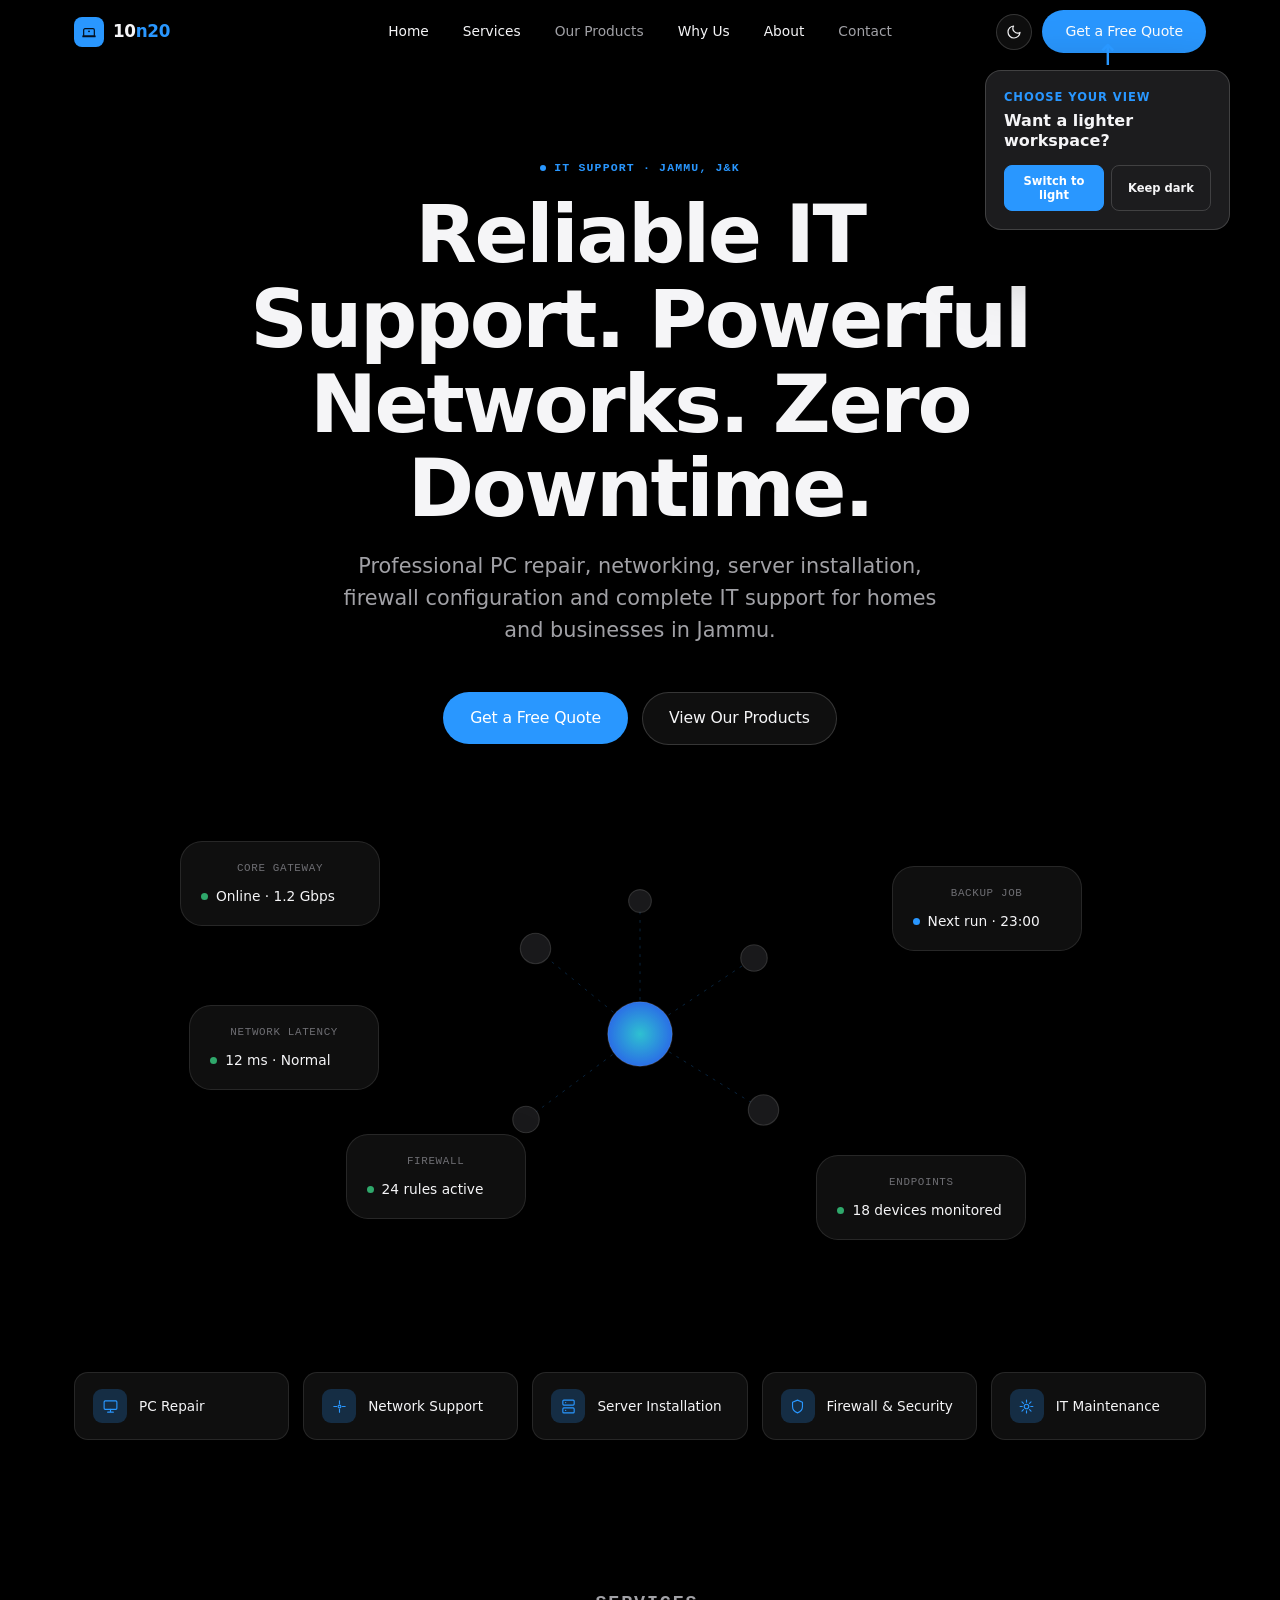
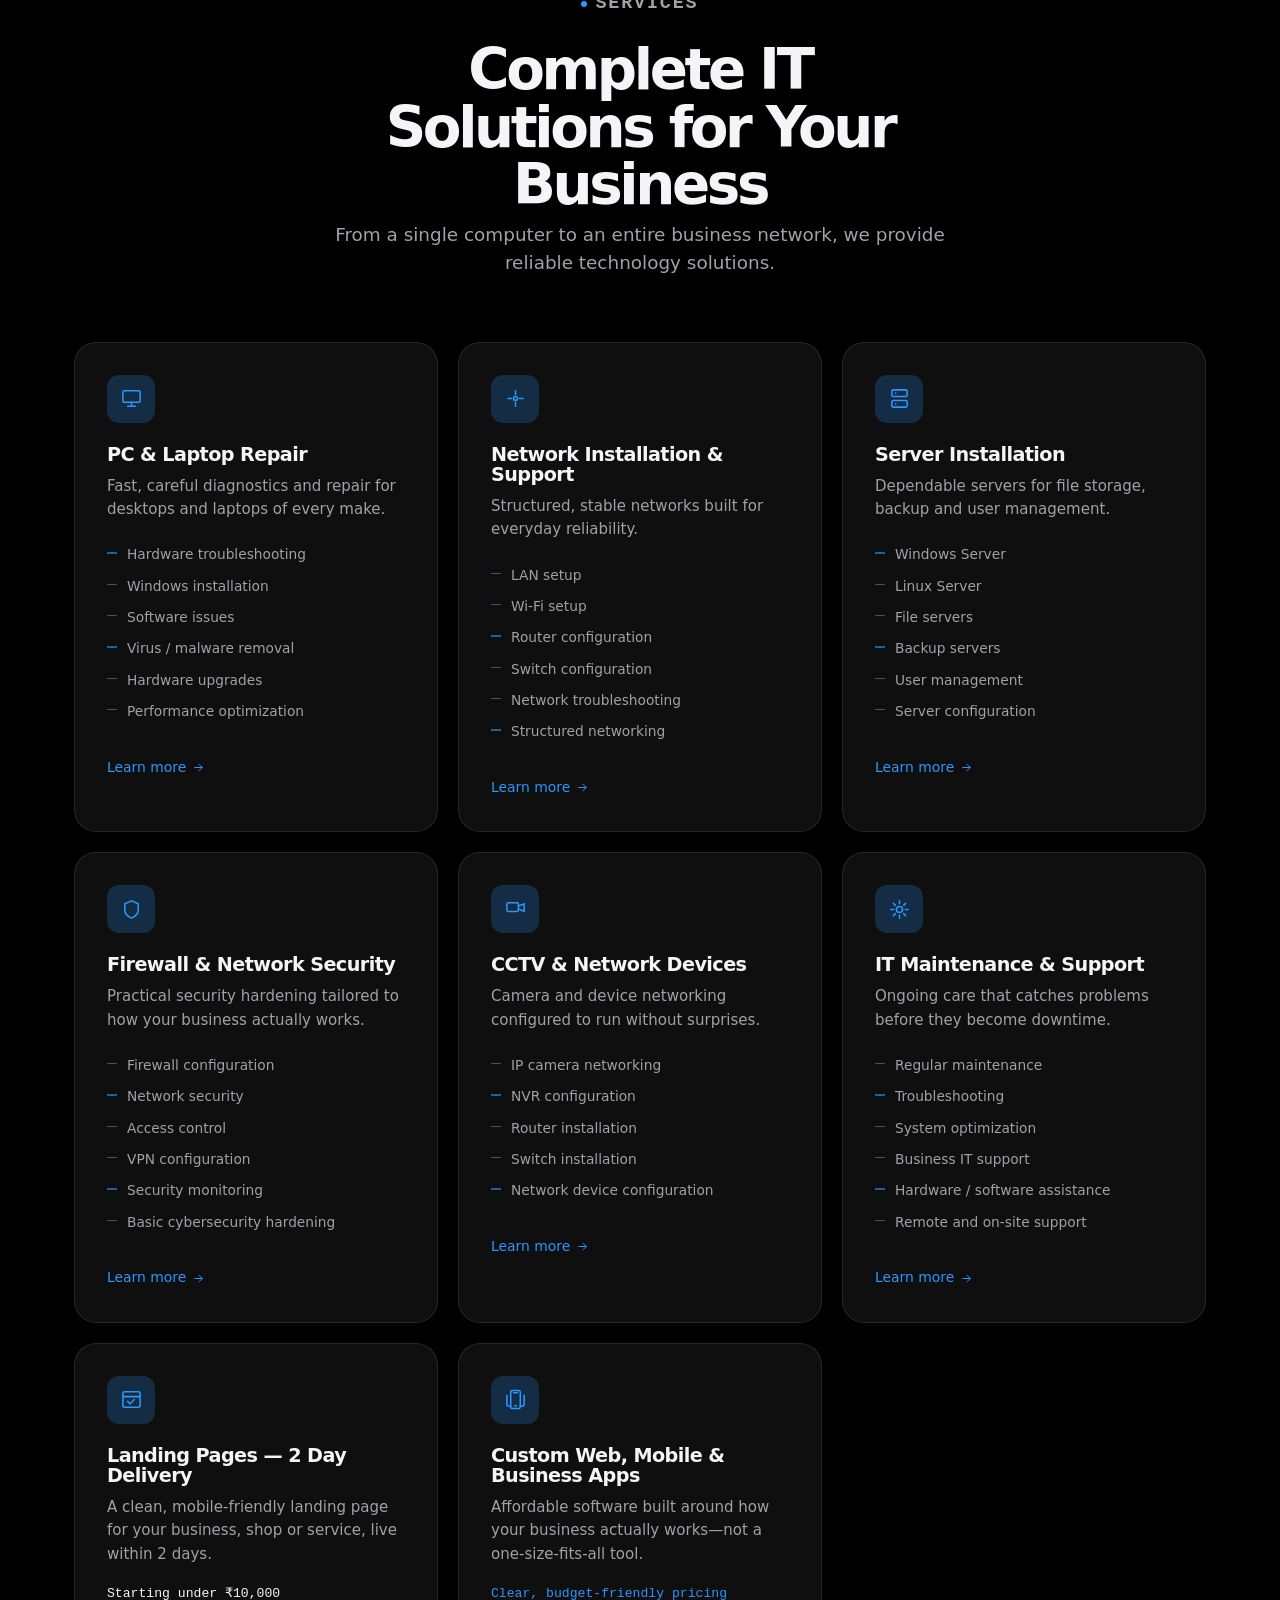
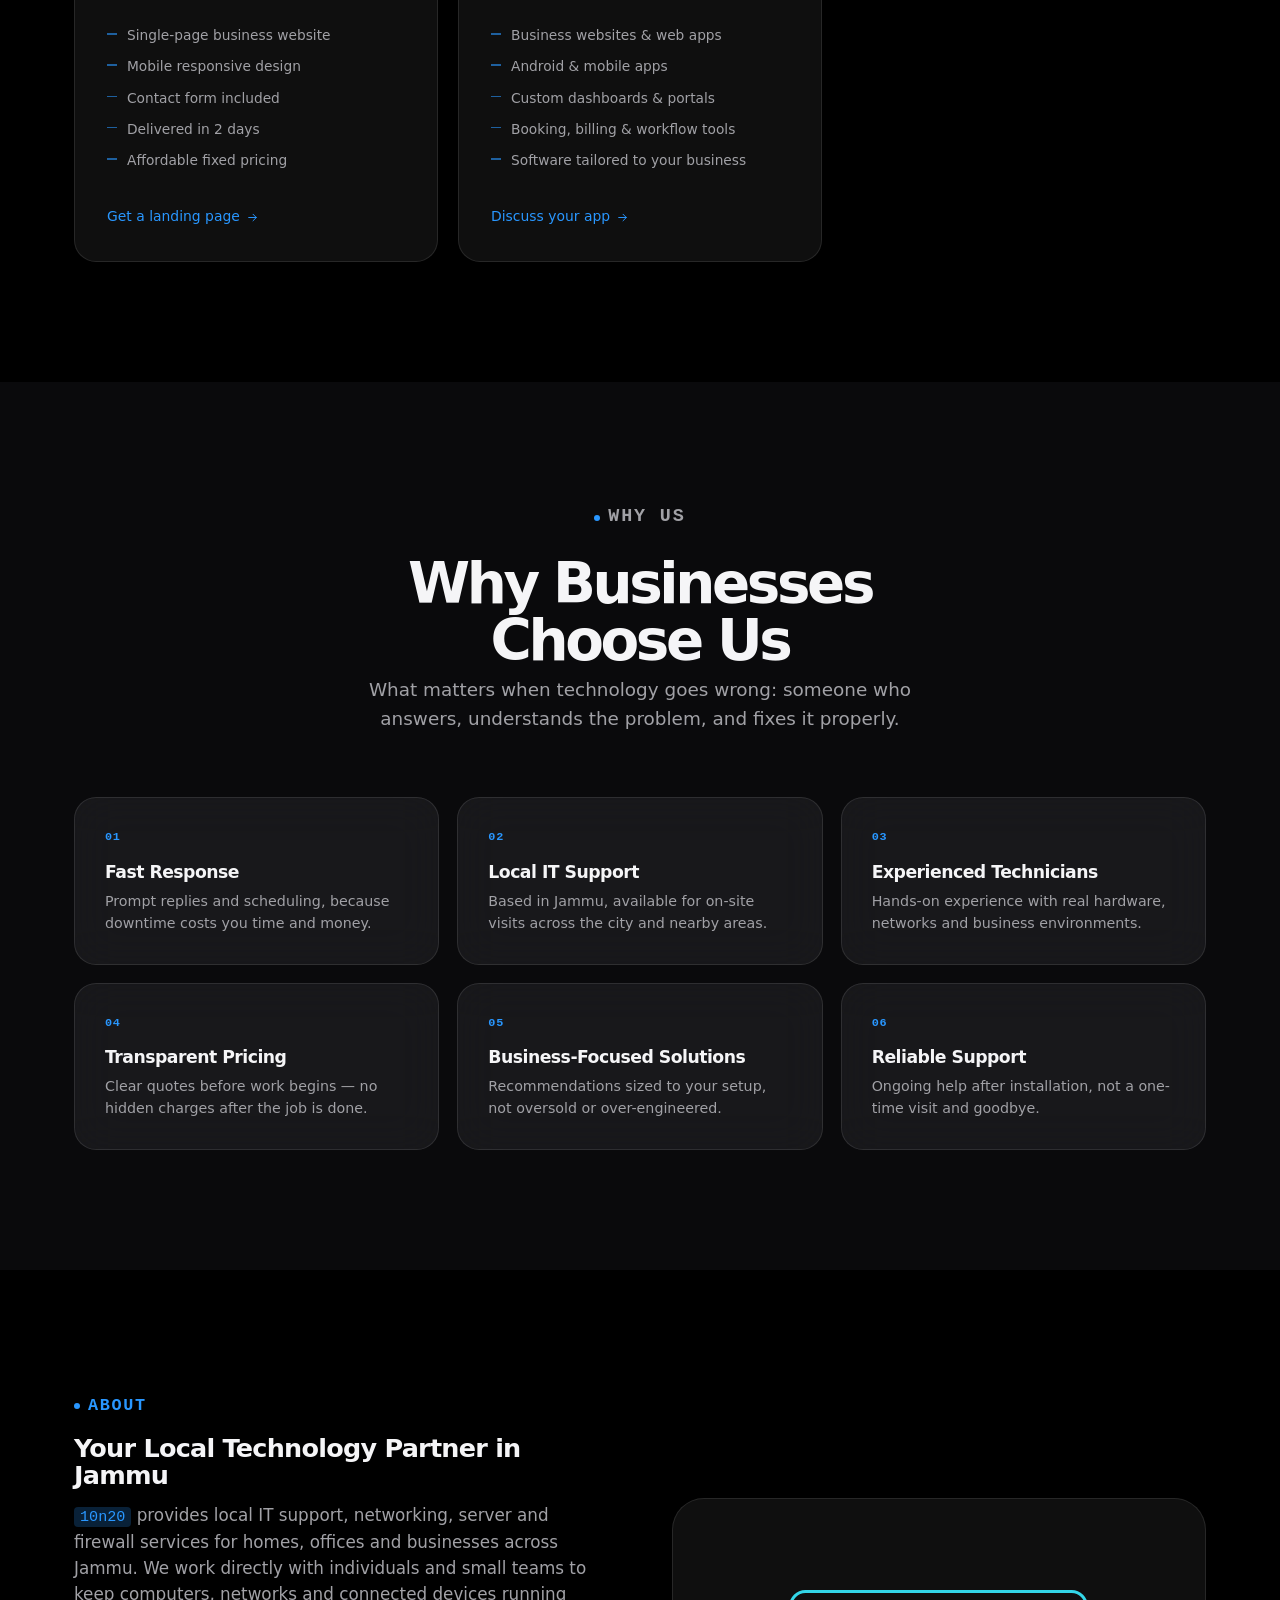
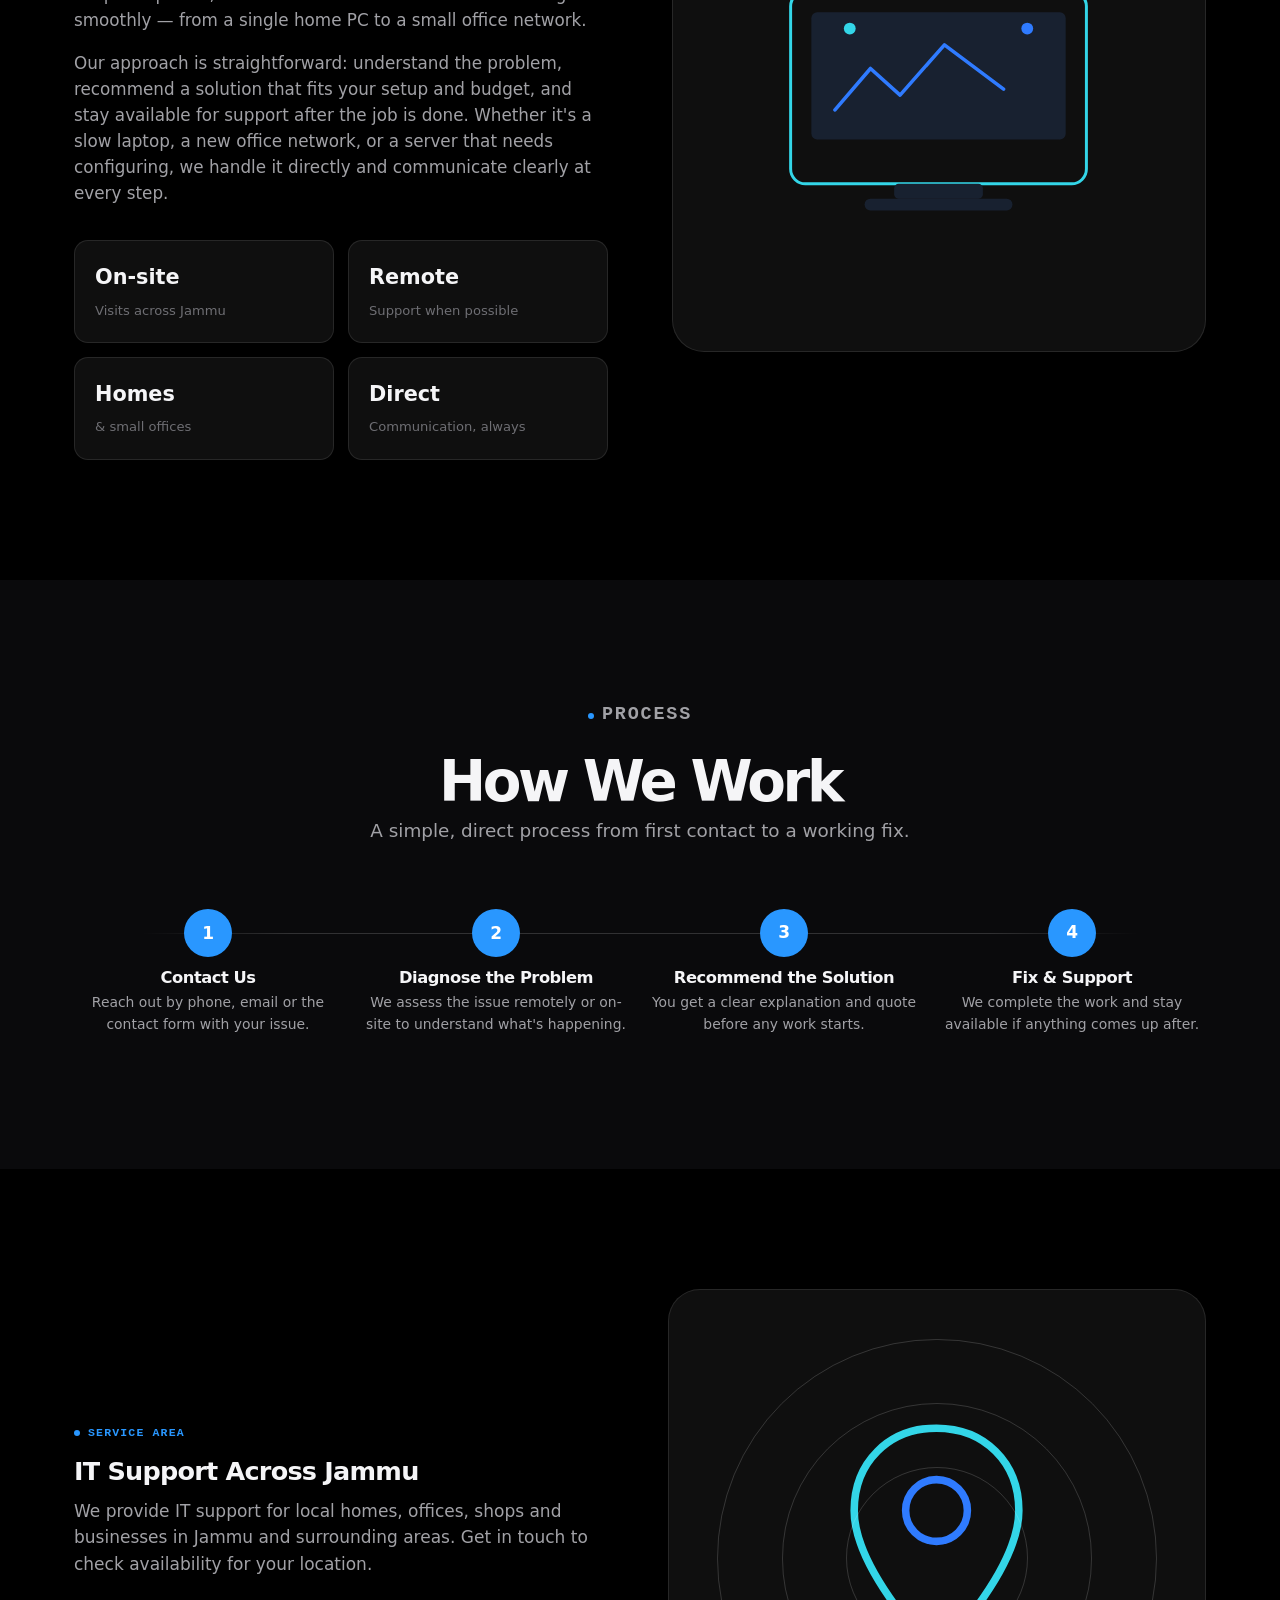
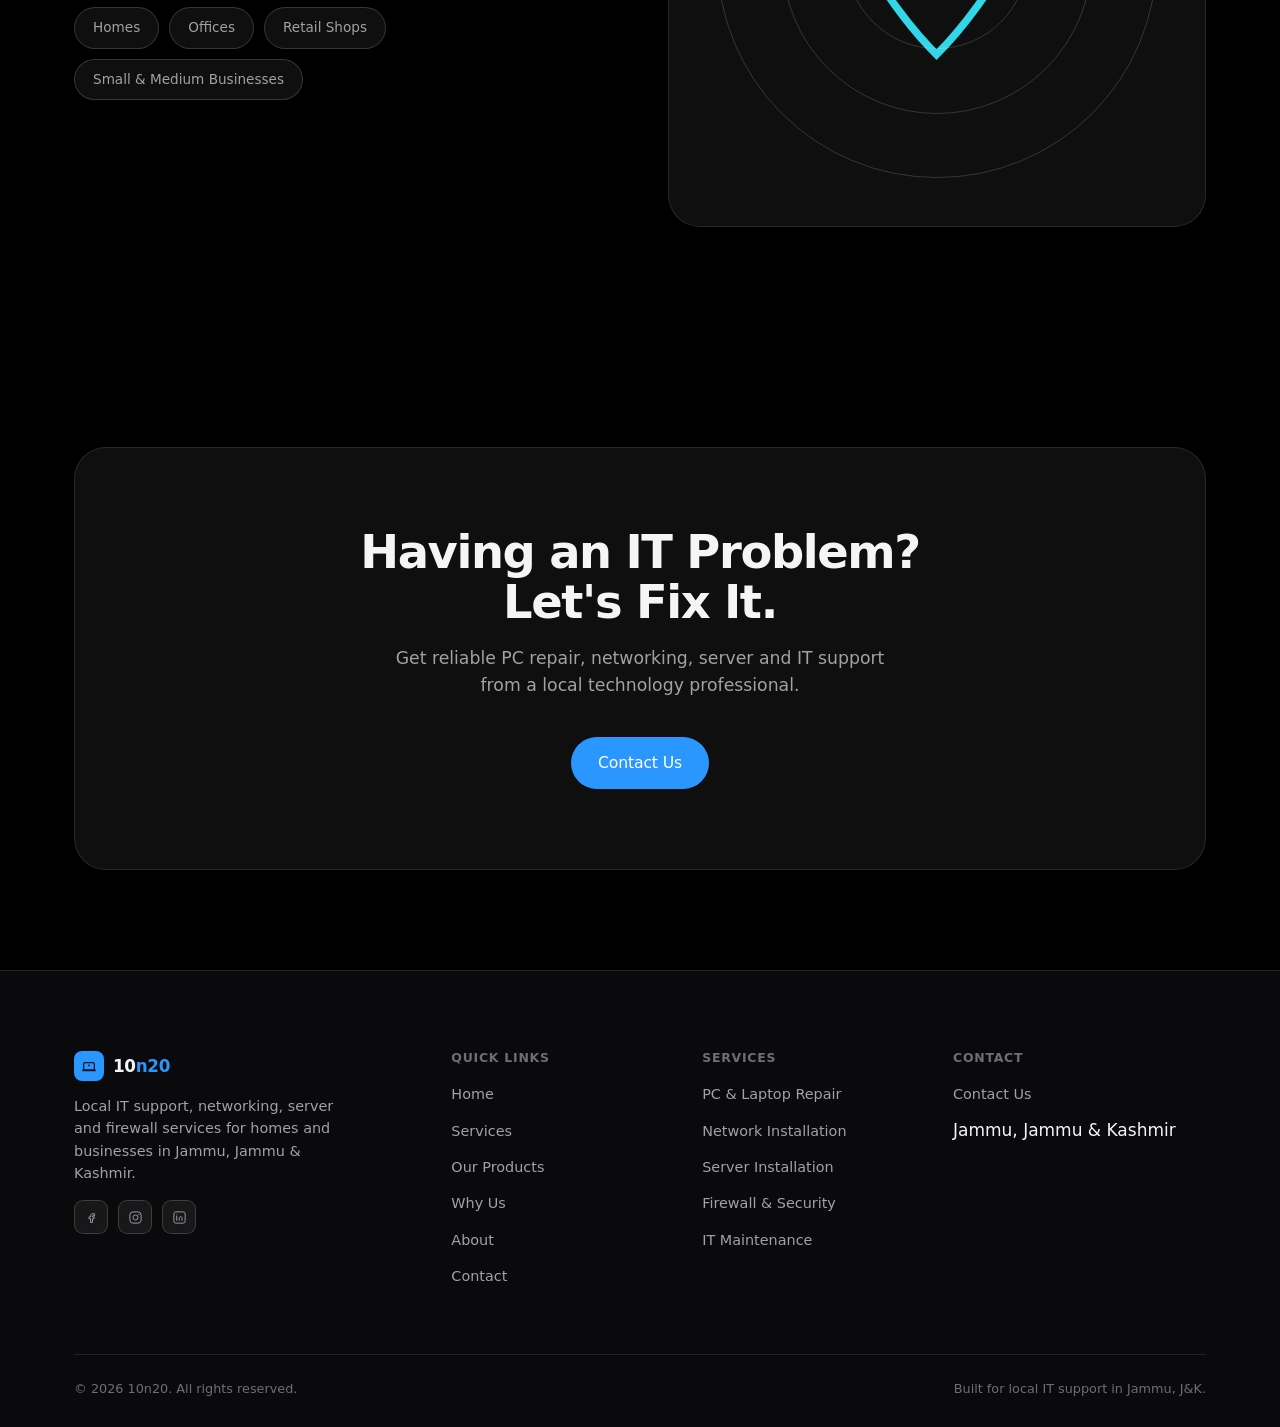
<file: index.html>
<!DOCTYPE html>
<html lang="en" data-theme="dark">
<head>
<meta charset="UTF-8">
<meta name="viewport" content="width=device-width, initial-scale=1.0">
<title>10n20 — IT Support & Networking Services in Jammu</title>
<meta name="description" content="Professional PC repair, network installation, server setup and firewall configuration for homes and businesses in Jammu, Jammu & Kashmir. Reliable local IT support, on-site and remote.">
<meta name="keywords" content="PC repair Jammu, computer repair Jammu, IT support Jammu, network installation Jammu, server installation Jammu, firewall configuration Jammu, networking services Jammu, business IT support Jammu">
<meta property="og:title" content="10n20 — IT Support & Networking Services in Jammu">
<meta property="og:description" content="Reliable PC repair, networking, server installation and firewall configuration for homes and businesses in Jammu.">
<meta property="og:type" content="website">
<meta property="og:locale" content="en_IN">
<meta property="og:image" content="og-image.png">
<meta name="twitter:card" content="summary_large_image">
<meta name="twitter:image" content="og-image.png">
<link rel="icon" type="image/png" sizes="32x32" href="favicon-32.png">
<link rel="icon" type="image/png" sizes="180x180" href="favicon-180.png">
<link rel="apple-touch-icon" href="favicon-180.png">
<link rel="shortcut icon" href="favicon.ico">
<link rel="stylesheet" href="style.css">
</head>
<body>

<a href="#main" class="sr-only" style="position:absolute; left:-9999px;">Skip to content</a>

<!-- ===================== NAVBAR ===================== -->
<header class="navbar" id="navbar">
  <div class="nav-inner">
    <a href="index.html" class="brand" aria-label="10n20 home">
      <span class="brand-mark" aria-hidden="true">
        <svg viewBox="0 0 24 24" fill="none"><path d="M4 17V9a2 2 0 0 1 2-2h12a2 2 0 0 1 2 2v8" stroke="#04101f" stroke-width="1.8" stroke-linecap="round"/><rect x="2" y="17" width="20" height="3" rx="1" fill="#04101f"/><circle cx="12" cy="11" r="1.4" fill="#04101f"/></svg>
      </span>
      <span class="brand-name">10<span>n20</span></span>
    </a>

    <nav class="nav-links" aria-label="Primary">
      <a href="index.html#home">Home</a>
      <a href="index.html#services">Services</a>
      <a href="ourproducts.html">Our Products</a>
      <a href="index.html#why-us">Why Us</a>
      <a href="index.html#about">About</a>
      <a href="contact.html">Contact</a>
    </nav>

    <div class="nav-right">
      <button class="theme-toggle" aria-label="Toggle dark and light theme" aria-pressed="false">
        <svg class="icon-moon" viewBox="0 0 24 24" fill="none" aria-hidden="true"><path d="M21 12.6A9 9 0 1 1 11.4 3a7 7 0 0 0 9.6 9.6Z" stroke="currentColor" stroke-width="1.8" stroke-linejoin="round"/></svg>
        <svg class="icon-sun" viewBox="0 0 24 24" fill="none" aria-hidden="true"><circle cx="12" cy="12" r="4.2" stroke="currentColor" stroke-width="1.8"/><path d="M12 2.5v2.4M12 19.1v2.4M4.5 12H2.1M21.9 12h-2.4M6 6l1.6 1.6M16.4 16.4 18 18M18 6l-1.6 1.6M7.6 16.4 6 18" stroke="currentColor" stroke-width="1.8" stroke-linecap="round"/></svg>
      </button>
      <a href="contact.html" class="btn btn-primary" style="padding:10px 22px; font-size:.88rem;">Get a Free Quote</a>
      <button class="hamburger" aria-label="Toggle navigation menu" aria-expanded="false" aria-controls="mobile-menu">
        <span></span><span></span><span></span>
      </button>
    </div>
  </div>

  <nav class="mobile-menu" id="mobile-menu" aria-label="Mobile">
    <a href="index.html#home">Home</a>
    <a href="index.html#services">Services</a>
    <a href="ourproducts.html">Our Products</a>
    <a href="index.html#why-us">Why Us</a>
    <a href="index.html#about">About</a>
    <a href="contact.html">Contact</a>
  </nav>
</header>

<aside class="theme-prompt" aria-label="Choose your theme" hidden>
  <span class="theme-prompt-arrow" aria-hidden="true">↑</span>
  <p>Choose your view</p>
  <strong>Want a lighter workspace?</strong>
  <div>
    <button type="button" data-theme-choice="light">Switch to light</button>
    <button type="button" data-theme-choice="dark">Keep dark</button>
  </div>
</aside>

<main id="main">

  <!-- ===================== HERO ===================== -->
  <section class="hero" id="home">
    <div class="container hero-grid">
      <div class="hero-copy reveal">
        <p class="eyebrow">IT Support · Jammu, J&amp;K</p>
        <h1>Reliable IT Support. Powerful Networks. Zero Downtime.</h1>
        <p class="lead">Professional PC repair, networking, server installation, firewall configuration and complete IT support for homes and businesses in Jammu.</p>
        <div class="hero-actions">
          <a href="contact.html" class="btn btn-primary">Get a Free Quote</a>
          <a href="ourproducts.html" class="btn btn-ghost">View Our Products</a>
        </div>
        <div class="hero-meta">
          <div><strong>Fast Response</strong><span>Quick help when technology cannot wait</span></div>
          <div><strong>Affordable Pricing</strong><span>Clear solutions that fit your budget</span></div>
          <div><strong>Jammu Based</strong><span>Local support for homes and businesses</span></div>
        </div>
      </div>

      <div class="hero-visual" aria-hidden="true">
        <div class="net-orbit">
          <svg class="orbit-svg" viewBox="0 0 400 400">
            <defs>
              <radialGradient id="coreGrad" cx="50%" cy="50%" r="50%">
                <stop offset="0%" stop-color="#33d6e8"/>
                <stop offset="100%" stop-color="#2f7bff"/>
              </radialGradient>
            </defs>
            <line class="net-line" x1="200" y1="200" x2="90" y2="110"/>
            <line class="net-line" x1="200" y1="200" x2="320" y2="120"/>
            <line class="net-line" x1="200" y1="200" x2="330" y2="280"/>
            <line class="net-line" x1="200" y1="200" x2="80" y2="290"/>
            <line class="net-line" x1="200" y1="200" x2="200" y2="60"/>
            <circle class="node node-core" cx="200" cy="200" r="34"/>
            <circle class="node pulse-node d1" cx="90" cy="110" r="16"/>
            <circle class="node pulse-node d2" cx="320" cy="120" r="14"/>
            <circle class="node pulse-node d3" cx="330" cy="280" r="16"/>
            <circle class="node pulse-node d1" cx="80" cy="290" r="14"/>
            <circle class="node pulse-node d2" cx="200" cy="60" r="12"/>
          </svg>
        </div>
        <div class="net-card card-1">
          <p class="nc-title">Core Gateway</p>
          <div class="nc-row"><span class="status-dot"></span> Online · 1.2 Gbps</div>
        </div>
        <div class="net-card card-2">
          <p class="nc-title">Firewall</p>
          <div class="nc-row"><span class="status-dot"></span> 24 rules active</div>
        </div>
        <div class="net-card card-3">
          <p class="nc-title">Backup Job</p>
          <div class="nc-row"><span class="status-dot warn"></span> Next run · 23:00</div>
        </div>
        <div class="net-card card-4">
          <p class="nc-title">Endpoints</p>
          <div class="nc-row"><span class="status-dot"></span> 18 devices monitored</div>
        </div>
        <div class="net-card card-5">
          <p class="nc-title">Network Latency</p>
          <div class="nc-row"><span class="status-dot"></span> 12 ms · Normal</div>
        </div>
      </div>
    </div>
  </section>

  <!-- ===================== QUICK SERVICES BAR ===================== -->
  <section class="quickbar" aria-label="Core services overview">
    <div class="container quickbar-grid">
      <div class="quick-item">
        <span class="qi-icon" aria-hidden="true"><svg viewBox="0 0 24 24" fill="none"><rect x="3" y="4" width="18" height="12" rx="1.5" stroke="currentColor" stroke-width="1.6"/><path d="M8 20h8M12 16v4" stroke="currentColor" stroke-width="1.6" stroke-linecap="round"/></svg></span>
        <span>PC Repair</span>
      </div>
      <div class="quick-item">
        <span class="qi-icon" aria-hidden="true"><svg viewBox="0 0 24 24" fill="none"><circle cx="12" cy="12" r="2" stroke="currentColor" stroke-width="1.6"/><path d="M4 12h4M16 12h4M12 4v4M12 16v4" stroke="currentColor" stroke-width="1.6" stroke-linecap="round"/></svg></span>
        <span>Network Support</span>
      </div>
      <div class="quick-item">
        <span class="qi-icon" aria-hidden="true"><svg viewBox="0 0 24 24" fill="none"><rect x="4" y="3" width="16" height="7" rx="1.4" stroke="currentColor" stroke-width="1.6"/><rect x="4" y="14" width="16" height="7" rx="1.4" stroke="currentColor" stroke-width="1.6"/><circle cx="8" cy="6.5" r=".9" fill="currentColor"/><circle cx="8" cy="17.5" r=".9" fill="currentColor"/></svg></span>
        <span>Server Installation</span>
      </div>
      <div class="quick-item">
        <span class="qi-icon" aria-hidden="true"><svg viewBox="0 0 24 24" fill="none"><path d="M12 3l7 3v6c0 4.5-3 7.5-7 9-4-1.5-7-4.5-7-9V6l7-3Z" stroke="currentColor" stroke-width="1.6" stroke-linejoin="round"/></svg></span>
        <span>Firewall &amp; Security</span>
      </div>
      <div class="quick-item">
        <span class="qi-icon" aria-hidden="true"><svg viewBox="0 0 24 24" fill="none"><path d="M12 3v3M12 18v3M3 12h3M18 12h3M5.6 5.6l2.1 2.1M16.3 16.3l2.1 2.1M5.6 18.4l2.1-2.1M16.3 7.7l2.1-2.1" stroke="currentColor" stroke-width="1.6" stroke-linecap="round"/><circle cx="12" cy="12" r="3.2" stroke="currentColor" stroke-width="1.6"/></svg></span>
        <span>IT Maintenance</span>
      </div>
    </div>
  </section>

  <!-- ===================== SERVICES ===================== -->
  <section class="section" id="services">
    <div class="container">
      <div class="section-head reveal">
        <p class="eyebrow">Services</p>
        <h2>Complete IT Solutions for Your Business</h2>
        <p>From a single computer to an entire business network, we provide reliable technology solutions.</p>
      </div>

      <div class="services-grid reveal-stagger">

        <article class="service-card">
          <div class="sc-icon" aria-hidden="true"><svg viewBox="0 0 24 24" fill="none"><rect x="3" y="4" width="18" height="12" rx="1.5" stroke="currentColor" stroke-width="1.6"/><path d="M8 20h8M12 16v4" stroke="currentColor" stroke-width="1.6" stroke-linecap="round"/></svg></div>
          <h3>PC &amp; Laptop Repair</h3>
          <p>Fast, careful diagnostics and repair for desktops and laptops of every make.</p>
          <ul class="sc-list">
            <li>Hardware troubleshooting</li>
            <li>Windows installation</li>
            <li>Software issues</li>
            <li>Virus / malware removal</li>
            <li>Hardware upgrades</li>
            <li>Performance optimization</li>
          </ul>
          <a href="contact.html" class="sc-link">Learn more <svg viewBox="0 0 24 24" fill="none"><path d="M5 12h14M13 6l6 6-6 6" stroke="currentColor" stroke-width="1.8" stroke-linecap="round" stroke-linejoin="round"/></svg></a>
        </article>

        <article class="service-card">
          <div class="sc-icon" aria-hidden="true"><svg viewBox="0 0 24 24" fill="none"><circle cx="12" cy="12" r="2" stroke="currentColor" stroke-width="1.6"/><path d="M4 12h4M16 12h4M12 4v4M12 16v4" stroke="currentColor" stroke-width="1.6" stroke-linecap="round"/></svg></div>
          <h3>Network Installation &amp; Support</h3>
          <p>Structured, stable networks built for everyday reliability.</p>
          <ul class="sc-list">
            <li>LAN setup</li>
            <li>Wi-Fi setup</li>
            <li>Router configuration</li>
            <li>Switch configuration</li>
            <li>Network troubleshooting</li>
            <li>Structured networking</li>
          </ul>
          <a href="contact.html" class="sc-link">Learn more <svg viewBox="0 0 24 24" fill="none"><path d="M5 12h14M13 6l6 6-6 6" stroke="currentColor" stroke-width="1.8" stroke-linecap="round" stroke-linejoin="round"/></svg></a>
        </article>

        <article class="service-card">
          <div class="sc-icon" aria-hidden="true"><svg viewBox="0 0 24 24" fill="none"><rect x="4" y="3" width="16" height="7" rx="1.4" stroke="currentColor" stroke-width="1.6"/><rect x="4" y="14" width="16" height="7" rx="1.4" stroke="currentColor" stroke-width="1.6"/><circle cx="8" cy="6.5" r=".9" fill="currentColor"/><circle cx="8" cy="17.5" r=".9" fill="currentColor"/></svg></div>
          <h3>Server Installation</h3>
          <p>Dependable servers for file storage, backup and user management.</p>
          <ul class="sc-list">
            <li>Windows Server</li>
            <li>Linux Server</li>
            <li>File servers</li>
            <li>Backup servers</li>
            <li>User management</li>
            <li>Server configuration</li>
          </ul>
          <a href="contact.html" class="sc-link">Learn more <svg viewBox="0 0 24 24" fill="none"><path d="M5 12h14M13 6l6 6-6 6" stroke="currentColor" stroke-width="1.8" stroke-linecap="round" stroke-linejoin="round"/></svg></a>
        </article>

        <article class="service-card">
          <div class="sc-icon" aria-hidden="true"><svg viewBox="0 0 24 24" fill="none"><path d="M12 3l7 3v6c0 4.5-3 7.5-7 9-4-1.5-7-4.5-7-9V6l7-3Z" stroke="currentColor" stroke-width="1.6" stroke-linejoin="round"/></svg></div>
          <h3>Firewall &amp; Network Security</h3>
          <p>Practical security hardening tailored to how your business actually works.</p>
          <ul class="sc-list">
            <li>Firewall configuration</li>
            <li>Network security</li>
            <li>Access control</li>
            <li>VPN configuration</li>
            <li>Security monitoring</li>
            <li>Basic cybersecurity hardening</li>
          </ul>
          <a href="contact.html" class="sc-link">Learn more <svg viewBox="0 0 24 24" fill="none"><path d="M5 12h14M13 6l6 6-6 6" stroke="currentColor" stroke-width="1.8" stroke-linecap="round" stroke-linejoin="round"/></svg></a>
        </article>

        <article class="service-card">
          <div class="sc-icon" aria-hidden="true"><svg viewBox="0 0 24 24" fill="none"><rect x="3" y="5" width="12" height="9" rx="1.4" stroke="currentColor" stroke-width="1.6"/><path d="M15 8.5 21 6v8l-6-2.5" stroke="currentColor" stroke-width="1.6" stroke-linejoin="round"/></svg></div>
          <h3>CCTV &amp; Network Devices</h3>
          <p>Camera and device networking configured to run without surprises.</p>
          <ul class="sc-list">
            <li>IP camera networking</li>
            <li>NVR configuration</li>
            <li>Router installation</li>
            <li>Switch installation</li>
            <li>Network device configuration</li>
          </ul>
          <a href="contact.html" class="sc-link">Learn more <svg viewBox="0 0 24 24" fill="none"><path d="M5 12h14M13 6l6 6-6 6" stroke="currentColor" stroke-width="1.8" stroke-linecap="round" stroke-linejoin="round"/></svg></a>
        </article>

        <article class="service-card">
          <div class="sc-icon" aria-hidden="true"><svg viewBox="0 0 24 24" fill="none"><path d="M12 3v3M12 18v3M3 12h3M18 12h3M5.6 5.6l2.1 2.1M16.3 16.3l2.1 2.1M5.6 18.4l2.1-2.1M16.3 7.7l2.1-2.1" stroke="currentColor" stroke-width="1.6" stroke-linecap="round"/><circle cx="12" cy="12" r="3.2" stroke="currentColor" stroke-width="1.6"/></svg></div>
          <h3>IT Maintenance &amp; Support</h3>
          <p>Ongoing care that catches problems before they become downtime.</p>
          <ul class="sc-list">
            <li>Regular maintenance</li>
            <li>Troubleshooting</li>
            <li>System optimization</li>
            <li>Business IT support</li>
            <li>Hardware / software assistance</li>
            <li>Remote and on-site support</li>
          </ul>
          <a href="contact.html" class="sc-link">Learn more <svg viewBox="0 0 24 24" fill="none"><path d="M5 12h14M13 6l6 6-6 6" stroke="currentColor" stroke-width="1.8" stroke-linecap="round" stroke-linejoin="round"/></svg></a>
        </article>

        <article class="service-card">
          <div class="sc-icon" aria-hidden="true"><svg viewBox="0 0 24 24" fill="none"><rect x="3" y="4" width="18" height="16" rx="2" stroke="currentColor" stroke-width="1.6"/><path d="M3 9h18" stroke="currentColor" stroke-width="1.6"/><path d="M8 14l2.5 2.5L15 12" stroke="currentColor" stroke-width="1.6" stroke-linecap="round" stroke-linejoin="round"/></svg></div>
          <h3>Landing Pages — 2 Day Delivery</h3>
          <p>A clean, mobile-friendly landing page for your business, shop or service, live within 2 days.</p>
          <p style="font-family:var(--font-mono); font-size:.82rem; color:var(--cyan); margin-bottom:1.2em;">Starting under ₹10,000</p>
          <ul class="sc-list">
            <li>Single-page business website</li>
            <li>Mobile responsive design</li>
            <li>Contact form included</li>
            <li>Delivered in 2 days</li>
            <li>Affordable fixed pricing</li>
          </ul>
          <a href="contact.html" class="sc-link">Get a landing page <svg viewBox="0 0 24 24" fill="none"><path d="M5 12h14M13 6l6 6-6 6" stroke="currentColor" stroke-width="1.8" stroke-linecap="round" stroke-linejoin="round"/></svg></a>
        </article>

        <article class="service-card">
          <div class="sc-icon" aria-hidden="true"><svg viewBox="0 0 24 24" fill="none"><rect x="7" y="2.5" width="10" height="19" rx="1.8" stroke="currentColor" stroke-width="1.6"/><path d="M10 5h4M11.2 18.5h1.6" stroke="currentColor" stroke-width="1.6" stroke-linecap="round"/><path d="M3 7.5V17a2 2 0 0 0 2 2h2M21 7.5V17a2 2 0 0 1-2 2h-2" stroke="currentColor" stroke-width="1.6" stroke-linecap="round"/></svg></div>
          <h3>Custom Web, Mobile &amp; Business Apps</h3>
          <p>Affordable software built around how your business actually works—not a one-size-fits-all tool.</p>
          <p style="font-family:var(--font-mono); font-size:.82rem; color:var(--accent); margin-bottom:1.2em;">Clear, budget-friendly pricing</p>
          <ul class="sc-list">
            <li>Business websites &amp; web apps</li>
            <li>Android &amp; mobile apps</li>
            <li>Custom dashboards &amp; portals</li>
            <li>Booking, billing &amp; workflow tools</li>
            <li>Software tailored to your business</li>
          </ul>
          <a href="contact.html" class="sc-link">Discuss your app <svg viewBox="0 0 24 24" fill="none"><path d="M5 12h14M13 6l6 6-6 6" stroke="currentColor" stroke-width="1.8" stroke-linecap="round" stroke-linejoin="round"/></svg></a>
        </article>

      </div>
    </div>
  </section>

  <!-- ===================== WHY US ===================== -->
  <section class="section section-alt" id="why-us">
    <div class="container">
      <div class="section-head reveal">
        <p class="eyebrow">Why Us</p>
        <h2>Why Businesses Choose Us</h2>
        <p>What matters when technology goes wrong: someone who answers, understands the problem, and fixes it properly.</p>
      </div>

      <div class="why-grid reveal-stagger">
        <div class="why-card">
          <div class="why-num">01</div>
          <h3>Fast Response</h3>
          <p>Prompt replies and scheduling, because downtime costs you time and money.</p>
        </div>
        <div class="why-card">
          <div class="why-num">02</div>
          <h3>Local IT Support</h3>
          <p>Based in Jammu, available for on-site visits across the city and nearby areas.</p>
        </div>
        <div class="why-card">
          <div class="why-num">03</div>
          <h3>Experienced Technicians</h3>
          <p>Hands-on experience with real hardware, networks and business environments.</p>
        </div>
        <div class="why-card">
          <div class="why-num">04</div>
          <h3>Transparent Pricing</h3>
          <p>Clear quotes before work begins — no hidden charges after the job is done.</p>
        </div>
        <div class="why-card">
          <div class="why-num">05</div>
          <h3>Business-Focused Solutions</h3>
          <p>Recommendations sized to your setup, not oversold or over-engineered.</p>
        </div>
        <div class="why-card">
          <div class="why-num">06</div>
          <h3>Reliable Support</h3>
          <p>Ongoing help after installation, not a one-time visit and goodbye.</p>
        </div>
      </div>
    </div>
  </section>

  <!-- ===================== ABOUT ===================== -->
  <section class="section" id="about">
    <div class="container about-grid">
      <div class="about-copy reveal">
        <p class="eyebrow">About</p>
        <h2>Your Local Technology Partner in Jammu</h2>
        <p><span class="placeholder">10n20</span> provides local IT support, networking, server and firewall services for homes, offices and businesses across Jammu. We work directly with individuals and small teams to keep computers, networks and connected devices running smoothly — from a single home PC to a small office network.</p>
        <p>Our approach is straightforward: understand the problem, recommend a solution that fits your setup and budget, and stay available for support after the job is done. Whether it's a slow laptop, a new office network, or a server that needs configuring, we handle it directly and communicate clearly at every step.</p>
        <div class="about-stats">
          <div><strong>On-site</strong><span>Visits across Jammu</span></div>
          <div><strong>Remote</strong><span>Support when possible</span></div>
          <div><strong>Homes</strong><span>&amp; small offices</span></div>
          <div><strong>Direct</strong><span>Communication, always</span></div>
        </div>
      </div>
      <div class="about-visual reveal" aria-hidden="true">
        <svg viewBox="0 0 240 220" fill="none">
          <rect x="20" y="20" width="200" height="130" rx="10" stroke="#33d6e8" stroke-width="2"/>
          <rect x="34" y="34" width="172" height="86" rx="4" fill="#182130"/>
          <path d="M50 100l24-28 20 18 30-34 40 30" stroke="#2f7bff" stroke-width="2.4" stroke-linecap="round" stroke-linejoin="round" fill="none"/>
          <rect x="90" y="150" width="60" height="10" rx="3" fill="#182130"/>
          <rect x="70" y="160" width="100" height="8" rx="4" fill="#182130"/>
          <circle cx="60" cy="45" r="4" fill="#33d6e8"/>
          <circle cx="180" cy="45" r="4" fill="#2f7bff"/>
        </svg>
      </div>
    </div>
  </section>

  <!-- ===================== PROCESS ===================== -->
  <section class="section section-alt">
    <div class="container">
      <div class="section-head reveal">
        <p class="eyebrow">Process</p>
        <h2>How We Work</h2>
        <p>A simple, direct process from first contact to a working fix.</p>
      </div>
      <div class="timeline">
        <div class="tl-step">
          <div class="tl-num">1</div>
          <h3>Contact Us</h3>
          <p>Reach out by phone, email or the contact form with your issue.</p>
        </div>
        <div class="tl-step">
          <div class="tl-num">2</div>
          <h3>Diagnose the Problem</h3>
          <p>We assess the issue remotely or on-site to understand what's happening.</p>
        </div>
        <div class="tl-step">
          <div class="tl-num">3</div>
          <h3>Recommend the Solution</h3>
          <p>You get a clear explanation and quote before any work starts.</p>
        </div>
        <div class="tl-step">
          <div class="tl-num">4</div>
          <h3>Fix &amp; Support</h3>
          <p>We complete the work and stay available if anything comes up after.</p>
        </div>
      </div>
    </div>
  </section>

  <!-- ===================== SERVICE AREA ===================== -->
  <section class="section area-section">
    <div class="container area-grid">
      <div class="reveal">
        <p class="eyebrow">Service Area</p>
        <h2>IT Support Across Jammu</h2>
        <p>We provide IT support for local homes, offices, shops and businesses in Jammu and surrounding areas. Get in touch to check availability for your location.</p>
        <div class="area-list">
          <span class="area-tag">Homes</span>
          <span class="area-tag">Offices</span>
          <span class="area-tag">Retail Shops</span>
          <span class="area-tag">Small &amp; Medium Businesses</span>
        </div>
      </div>
      <div class="area-map reveal" aria-hidden="true">
        <div class="ring r1"></div>
        <div class="ring r2"></div>
        <div class="ring r3"></div>
        <svg viewBox="0 0 100 100" fill="none">
          <path d="M50 12c-14 0-24 10-24 24 0 18 24 42 24 42s24-24 24-42c0-14-10-24-24-24Z" stroke="#33d6e8" stroke-width="2.2"/>
          <circle cx="50" cy="36" r="9" stroke="#2f7bff" stroke-width="2.2"/>
        </svg>
      </div>
    </div>
  </section>

  <!-- ===================== CTA ===================== -->
  <section class="cta-section">
    <div class="container">
      <div class="cta-box reveal">
        <h2>Having an IT Problem? Let's Fix It.</h2>
        <p>Get reliable PC repair, networking, server and IT support from a local technology professional.</p>
        <a href="contact.html" class="btn btn-primary">Contact Us</a>
      </div>
    </div>
  </section>

</main>

<!-- ===================== FOOTER ===================== -->
<footer class="footer">
  <div class="container">
    <div class="footer-grid">
      <div class="footer-brand">
        <a href="index.html" class="brand" aria-label="10n20 home">
          <span class="brand-mark" aria-hidden="true">
            <svg viewBox="0 0 24 24" fill="none"><path d="M4 17V9a2 2 0 0 1 2-2h12a2 2 0 0 1 2 2v8" stroke="#04101f" stroke-width="1.8" stroke-linecap="round"/><rect x="2" y="17" width="20" height="3" rx="1" fill="#04101f"/><circle cx="12" cy="11" r="1.4" fill="#04101f"/></svg>
          </span>
          <span class="brand-name">10<span>n20</span></span>
        </a>
        <p>Local IT support, networking, server and firewall services for homes and businesses in Jammu, Jammu &amp; Kashmir.</p>
        <div class="footer-social" aria-label="Social media links">
          <a href="#" aria-label="Facebook"><svg viewBox="0 0 24 24" fill="none"><path d="M14 9h3V6h-3c-2 0-3.5 1.5-3.5 3.5V11H8v3h2.5v6h3v-6H16l.5-3h-3V9.6c0-.3.2-.6.5-.6Z" stroke="currentColor" stroke-width="1.5" stroke-linejoin="round"/></svg></a>
          <a href="#" aria-label="Instagram"><svg viewBox="0 0 24 24" fill="none"><rect x="3" y="3" width="18" height="18" rx="5" stroke="currentColor" stroke-width="1.5"/><circle cx="12" cy="12" r="4" stroke="currentColor" stroke-width="1.5"/><circle cx="17.2" cy="6.8" r="1" fill="currentColor"/></svg></a>
          <a href="#" aria-label="LinkedIn"><svg viewBox="0 0 24 24" fill="none"><rect x="3" y="3" width="18" height="18" rx="3" stroke="currentColor" stroke-width="1.5"/><path d="M7.5 10v6.5M7.5 7.6v.1M11.5 16.5V13c0-1.4 1-2.5 2.3-2.5S16 11.6 16 13v3.5" stroke="currentColor" stroke-width="1.5" stroke-linecap="round"/></svg></a>
        </div>
      </div>

      <div>
        <h4>Quick Links</h4>
        <ul class="footer-links">
          <li><a href="index.html#home">Home</a></li>
          <li><a href="index.html#services">Services</a></li>
          <li><a href="ourproducts.html">Our Products</a></li>
          <li><a href="index.html#why-us">Why Us</a></li>
          <li><a href="index.html#about">About</a></li>
          <li><a href="contact.html">Contact</a></li>
        </ul>
      </div>

      <div>
        <h4>Services</h4>
        <ul class="footer-links">
          <li><a href="index.html#services">PC &amp; Laptop Repair</a></li>
          <li><a href="index.html#services">Network Installation</a></li>
          <li><a href="index.html#services">Server Installation</a></li>
          <li><a href="index.html#services">Firewall &amp; Security</a></li>
          <li><a href="index.html#services">IT Maintenance</a></li>
        </ul>
      </div>

      <div>
        <h4>Contact</h4>
        <ul class="footer-links">
          <li><a href="contact.html#contact-form">Contact Us</a></li>
          <li>Jammu, Jammu &amp; Kashmir</li>
        </ul>
      </div>
    </div>

    <div class="footer-bottom">
      <span>&copy; <span data-year>2026</span> 10n20. All rights reserved.</span>
      <span>Built for local IT support in Jammu, J&amp;K.</span>
    </div>
  </div>
</footer>

<script src="script.js"></script>
</body>
</html>
</file>
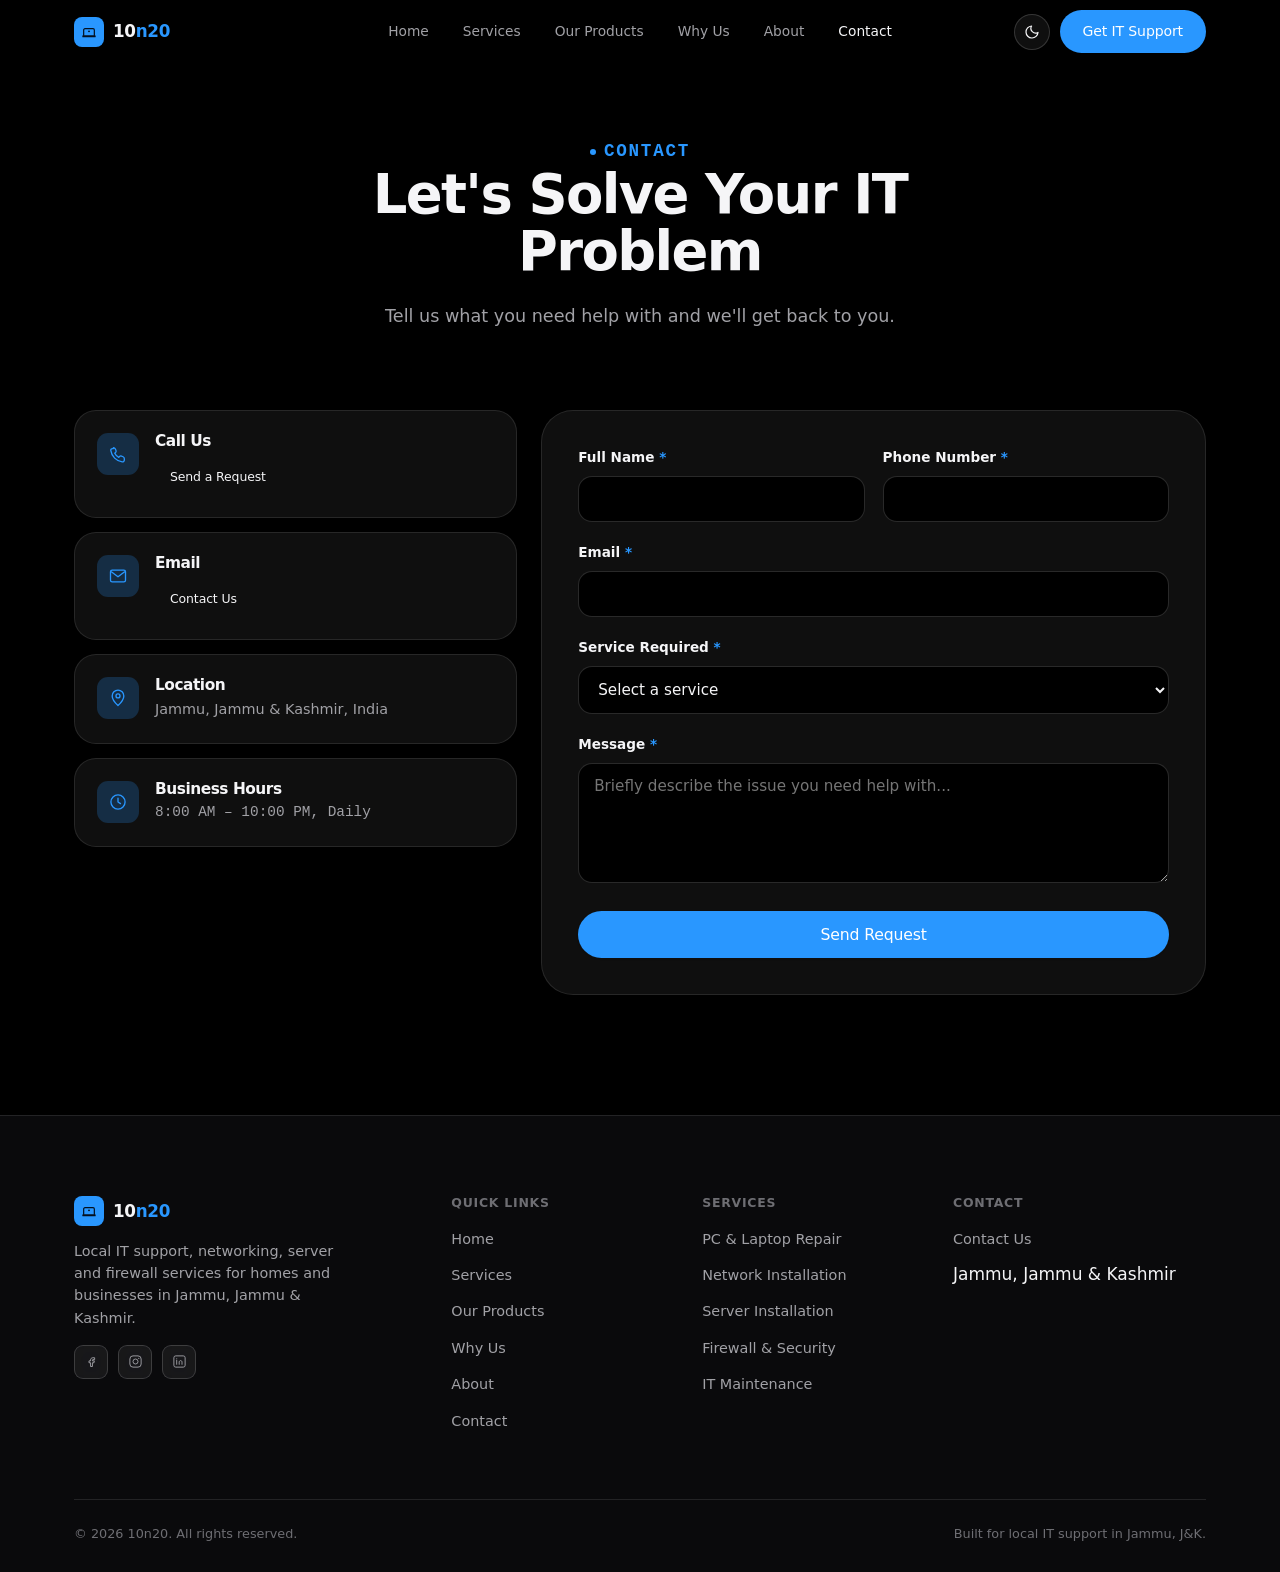
<file: contact.html>
<!DOCTYPE html>
<html lang="en" data-theme="dark">
<head>
<meta charset="UTF-8">
<meta name="viewport" content="width=device-width, initial-scale=1.0">
<title>Contact Us — 10n20 | IT Support Jammu</title>
<meta name="description" content="Contact 10n20 for PC repair, network installation, server setup and firewall configuration in Jammu, Jammu & Kashmir. Call, email, or send a request.">
<meta name="keywords" content="IT support Jammu contact, computer repair Jammu, network installation Jammu, business IT support Jammu">
<meta property="og:title" content="Contact Us — 10n20 | IT Support Jammu">
<meta property="og:description" content="Tell us what you need help with and we'll get back to you. Local IT support in Jammu, J&K.">
<meta property="og:type" content="website">
<meta property="og:locale" content="en_IN">
<meta property="og:image" content="og-image.png">
<meta name="twitter:card" content="summary_large_image">
<meta name="twitter:image" content="og-image.png">
<link rel="icon" type="image/png" sizes="32x32" href="favicon-32.png">
<link rel="icon" type="image/png" sizes="180x180" href="favicon-180.png">
<link rel="apple-touch-icon" href="favicon-180.png">
<link rel="shortcut icon" href="favicon.ico">
<link rel="stylesheet" href="style.css">
</head>
<body>

<a href="#main" class="sr-only" style="position:absolute; left:-9999px;">Skip to content</a>

<!-- ===================== NAVBAR ===================== -->
<header class="navbar" id="navbar">
  <div class="nav-inner">
    <a href="index.html" class="brand" aria-label="10n20 home">
      <span class="brand-mark" aria-hidden="true">
        <svg viewBox="0 0 24 24" fill="none"><path d="M4 17V9a2 2 0 0 1 2-2h12a2 2 0 0 1 2 2v8" stroke="#04101f" stroke-width="1.8" stroke-linecap="round"/><rect x="2" y="17" width="20" height="3" rx="1" fill="#04101f"/><circle cx="12" cy="11" r="1.4" fill="#04101f"/></svg>
      </span>
      <span class="brand-name">10<span>n20</span></span>
    </a>

    <nav class="nav-links" aria-label="Primary">
      <a href="index.html#home">Home</a>
      <a href="index.html#services">Services</a>
      <a href="ourproducts.html">Our Products</a>
      <a href="index.html#why-us">Why Us</a>
      <a href="index.html#about">About</a>
      <a href="contact.html">Contact</a>
    </nav>

    <div class="nav-right">
      <button class="theme-toggle" aria-label="Toggle dark and light theme" aria-pressed="false">
        <svg class="icon-moon" viewBox="0 0 24 24" fill="none" aria-hidden="true"><path d="M21 12.6A9 9 0 1 1 11.4 3a7 7 0 0 0 9.6 9.6Z" stroke="currentColor" stroke-width="1.8" stroke-linejoin="round"/></svg>
        <svg class="icon-sun" viewBox="0 0 24 24" fill="none" aria-hidden="true"><circle cx="12" cy="12" r="4.2" stroke="currentColor" stroke-width="1.8"/><path d="M12 2.5v2.4M12 19.1v2.4M4.5 12H2.1M21.9 12h-2.4M6 6l1.6 1.6M16.4 16.4 18 18M18 6l-1.6 1.6M7.6 16.4 6 18" stroke="currentColor" stroke-width="1.8" stroke-linecap="round"/></svg>
      </button>
      <a href="contact.html" class="btn btn-primary" style="padding:10px 22px; font-size:.88rem;">Get IT Support</a>
      <button class="hamburger" aria-label="Toggle navigation menu" aria-expanded="false" aria-controls="mobile-menu">
        <span></span><span></span><span></span>
      </button>
    </div>
  </div>

  <nav class="mobile-menu" id="mobile-menu" aria-label="Mobile">
    <a href="index.html#home">Home</a>
    <a href="index.html#services">Services</a>
    <a href="ourproducts.html">Our Products</a>
    <a href="index.html#why-us">Why Us</a>
    <a href="index.html#about">About</a>
    <a href="contact.html">Contact</a>
  </nav>
</header>

<main id="main">

  <!-- ===================== CONTACT HERO ===================== -->
  <section class="contact-hero">
    <div class="container">
      <p class="eyebrow" style="justify-content:center;">Contact</p>
      <h1 class="reveal">Let's Solve Your IT Problem</h1>
      <p class="reveal">Tell us what you need help with and we'll get back to you.</p>
    </div>
  </section>

  <!-- ===================== CONTACT LAYOUT ===================== -->
  <section class="section" style="padding-top:40px;">
    <div class="container contact-layout">

      <!-- LEFT: Contact info -->
      <div class="contact-cards reveal-stagger">
        <div class="contact-card">
          <div class="cc-icon" aria-hidden="true"><svg viewBox="0 0 24 24" fill="none"><path d="M6.5 4.5c1 0 1.9.6 2.3 1.5l.8 1.9c.3.8.1 1.7-.5 2.3l-1 1c1 2.1 2.7 3.8 4.8 4.8l1-1c.6-.6 1.5-.8 2.3-.5l1.9.8c.9.4 1.5 1.3 1.5 2.3v1.6c0 1.4-1.2 2.5-2.6 2.3-7-1-12.6-6.6-13.6-13.6C2.9 6.7 4 5.5 5.4 5.5h1.1Z" stroke="currentColor" stroke-width="1.6" stroke-linejoin="round"/></svg></div>
          <div>
            <h3>Call Us</h3>
            <a href="#contact-form" class="btn btn-secondary contact-action">Send a Request</a>
          </div>
        </div>

        <div class="contact-card">
          <div class="cc-icon" aria-hidden="true"><svg viewBox="0 0 24 24" fill="none"><rect x="3" y="5" width="18" height="14" rx="2" stroke="currentColor" stroke-width="1.6"/><path d="M4 7l8 6 8-6" stroke="currentColor" stroke-width="1.6" stroke-linecap="round" stroke-linejoin="round"/></svg></div>
          <div>
            <h3>Email</h3>
            <a href="#contact-form" class="btn btn-secondary contact-action">Contact Us</a>
          </div>
        </div>

        <div class="contact-card">
          <div class="cc-icon" aria-hidden="true"><svg viewBox="0 0 24 24" fill="none"><path d="M12 21s7-6.5 7-11.5A7 7 0 0 0 5 9.5C5 14.5 12 21 12 21Z" stroke="currentColor" stroke-width="1.6" stroke-linejoin="round"/><circle cx="12" cy="9.5" r="2.4" stroke="currentColor" stroke-width="1.6"/></svg></div>
          <div>
            <h3>Location</h3>
            <p style="font-family:var(--font-body); font-weight:500;">Jammu, Jammu &amp; Kashmir, India</p>
          </div>
        </div>

        <div class="contact-card">
          <div class="cc-icon" aria-hidden="true"><svg viewBox="0 0 24 24" fill="none"><circle cx="12" cy="12" r="8.5" stroke="currentColor" stroke-width="1.6"/><path d="M12 7.5V12l3 2" stroke="currentColor" stroke-width="1.6" stroke-linecap="round" stroke-linejoin="round"/></svg></div>
          <div>
            <h3>Business Hours</h3>
            <p>8:00 AM – 10:00 PM, Daily</p>
          </div>
        </div>
      </div>

      <!-- RIGHT: Contact form -->
      <div class="form-panel reveal">
        <div class="form-success" id="form-success">
          <span class="fs-icon" aria-hidden="true">
            <svg viewBox="0 0 24 24" fill="none"><path d="M5 13l4 4 10-10" stroke="currentColor" stroke-width="2.4" stroke-linecap="round" stroke-linejoin="round"/></svg>
          </span>
          <div>
            <h4>Thank you! Your request has been prepared.</h4>
            <p>We’ll review your request and get back to you soon.</p>
          </div>
        </div>

        <form id="contact-form" novalidate>
          <div class="form-row">
            <div class="field">
              <label for="name">Full Name <span class="req">*</span></label>
              <input type="text" id="name" name="name" autocomplete="name" required minlength="2">
              <p class="error-msg" role="alert"><svg width="14" height="14" viewBox="0 0 24 24" fill="none"><circle cx="12" cy="12" r="9" stroke="currentColor" stroke-width="1.8"/><path d="M12 8v5M12 16h.01" stroke="currentColor" stroke-width="1.8" stroke-linecap="round"/></svg> Please enter your full name.</p>
            </div>
            <div class="field">
              <label for="phone">Phone Number <span class="req">*</span></label>
              <input type="tel" id="phone" name="phone" autocomplete="tel" required pattern="^[0-9+\-\s()]{7,15}$">
              <p class="error-msg" role="alert"><svg width="14" height="14" viewBox="0 0 24 24" fill="none"><circle cx="12" cy="12" r="9" stroke="currentColor" stroke-width="1.8"/><path d="M12 8v5M12 16h.01" stroke="currentColor" stroke-width="1.8" stroke-linecap="round"/></svg> Enter a valid phone number.</p>
            </div>
          </div>

          <div class="field">
            <label for="email">Email <span class="req">*</span></label>
            <input type="email" id="email" name="email" autocomplete="email" required>
            <p class="error-msg" role="alert"><svg width="14" height="14" viewBox="0 0 24 24" fill="none"><circle cx="12" cy="12" r="9" stroke="currentColor" stroke-width="1.8"/><path d="M12 8v5M12 16h.01" stroke="currentColor" stroke-width="1.8" stroke-linecap="round"/></svg> Enter a valid email address.</p>
          </div>

          <div class="field">
            <label for="service">Service Required <span class="req">*</span></label>
            <select id="service" name="service" required>
              <option value="" disabled selected>Select a service</option>
              <option value="PC Repair">PC Repair</option>
              <option value="Laptop Repair">Laptop Repair</option>
              <option value="Network Installation">Network Installation</option>
              <option value="Network Troubleshooting">Network Troubleshooting</option>
              <option value="Server Installation">Server Installation</option>
              <option value="Firewall & Security">Firewall &amp; Security</option>
              <option value="CCTV / IP Networking">CCTV / IP Networking</option>
              <option value="IT Maintenance">IT Maintenance</option>
              <option value="Landing Page (2 Day Delivery)">Landing Page (2 Day Delivery)</option>
              <option value="Other">Other</option>
            </select>
            <p class="error-msg" role="alert"><svg width="14" height="14" viewBox="0 0 24 24" fill="none"><circle cx="12" cy="12" r="9" stroke="currentColor" stroke-width="1.8"/><path d="M12 8v5M12 16h.01" stroke="currentColor" stroke-width="1.8" stroke-linecap="round"/></svg> Please select a service.</p>
          </div>

          <div class="field">
            <label for="message">Message <span class="req">*</span></label>
            <textarea id="message" name="message" required minlength="10" placeholder="Briefly describe the issue you need help with..."></textarea>
            <p class="error-msg" role="alert"><svg width="14" height="14" viewBox="0 0 24 24" fill="none"><circle cx="12" cy="12" r="9" stroke="currentColor" stroke-width="1.8"/><path d="M12 8v5M12 16h.01" stroke="currentColor" stroke-width="1.8" stroke-linecap="round"/></svg> Please add a few more details (min. 10 characters).</p>
          </div>

          <button type="submit" class="btn btn-primary btn-block">Send Request</button>
        </form>
      </div>

    </div>
  </section>

</main>

<!-- ===================== FOOTER ===================== -->
<footer class="footer">
  <div class="container">
    <div class="footer-grid">
      <div class="footer-brand">
        <a href="index.html" class="brand" aria-label="10n20 home">
          <span class="brand-mark" aria-hidden="true">
            <svg viewBox="0 0 24 24" fill="none"><path d="M4 17V9a2 2 0 0 1 2-2h12a2 2 0 0 1 2 2v8" stroke="#04101f" stroke-width="1.8" stroke-linecap="round"/><rect x="2" y="17" width="20" height="3" rx="1" fill="#04101f"/><circle cx="12" cy="11" r="1.4" fill="#04101f"/></svg>
          </span>
          <span class="brand-name">10<span>n20</span></span>
        </a>
        <p>Local IT support, networking, server and firewall services for homes and businesses in Jammu, Jammu &amp; Kashmir.</p>
        <div class="footer-social" aria-label="Social media links">
          <a href="#" aria-label="Facebook"><svg viewBox="0 0 24 24" fill="none"><path d="M14 9h3V6h-3c-2 0-3.5 1.5-3.5 3.5V11H8v3h2.5v6h3v-6H16l.5-3h-3V9.6c0-.3.2-.6.5-.6Z" stroke="currentColor" stroke-width="1.5" stroke-linejoin="round"/></svg></a>
          <a href="#" aria-label="Instagram"><svg viewBox="0 0 24 24" fill="none"><rect x="3" y="3" width="18" height="18" rx="5" stroke="currentColor" stroke-width="1.5"/><circle cx="12" cy="12" r="4" stroke="currentColor" stroke-width="1.5"/><circle cx="17.2" cy="6.8" r="1" fill="currentColor"/></svg></a>
          <a href="#" aria-label="LinkedIn"><svg viewBox="0 0 24 24" fill="none"><rect x="3" y="3" width="18" height="18" rx="3" stroke="currentColor" stroke-width="1.5"/><path d="M7.5 10v6.5M7.5 7.6v.1M11.5 16.5V13c0-1.4 1-2.5 2.3-2.5S16 11.6 16 13v3.5" stroke="currentColor" stroke-width="1.5" stroke-linecap="round"/></svg></a>
        </div>
      </div>

      <div>
        <h4>Quick Links</h4>
        <ul class="footer-links">
          <li><a href="index.html#home">Home</a></li>
          <li><a href="index.html#services">Services</a></li>
          <li><a href="ourproducts.html">Our Products</a></li>
          <li><a href="index.html#why-us">Why Us</a></li>
          <li><a href="index.html#about">About</a></li>
          <li><a href="contact.html">Contact</a></li>
        </ul>
      </div>

      <div>
        <h4>Services</h4>
        <ul class="footer-links">
          <li><a href="index.html#services">PC &amp; Laptop Repair</a></li>
          <li><a href="index.html#services">Network Installation</a></li>
          <li><a href="index.html#services">Server Installation</a></li>
          <li><a href="index.html#services">Firewall &amp; Security</a></li>
          <li><a href="index.html#services">IT Maintenance</a></li>
        </ul>
      </div>

      <div>
        <h4>Contact</h4>
        <ul class="footer-links">
          <li><a href="#contact-form">Contact Us</a></li>
          <li>Jammu, Jammu &amp; Kashmir</li>
        </ul>
      </div>
    </div>

    <div class="footer-bottom">
      <span>&copy; <span data-year>2026</span> 10n20. All rights reserved.</span>
      <span>Built for local IT support in Jammu, J&amp;K.</span>
    </div>
  </div>
</footer>

<script src="script.js"></script>
</body>
</html>
</file>
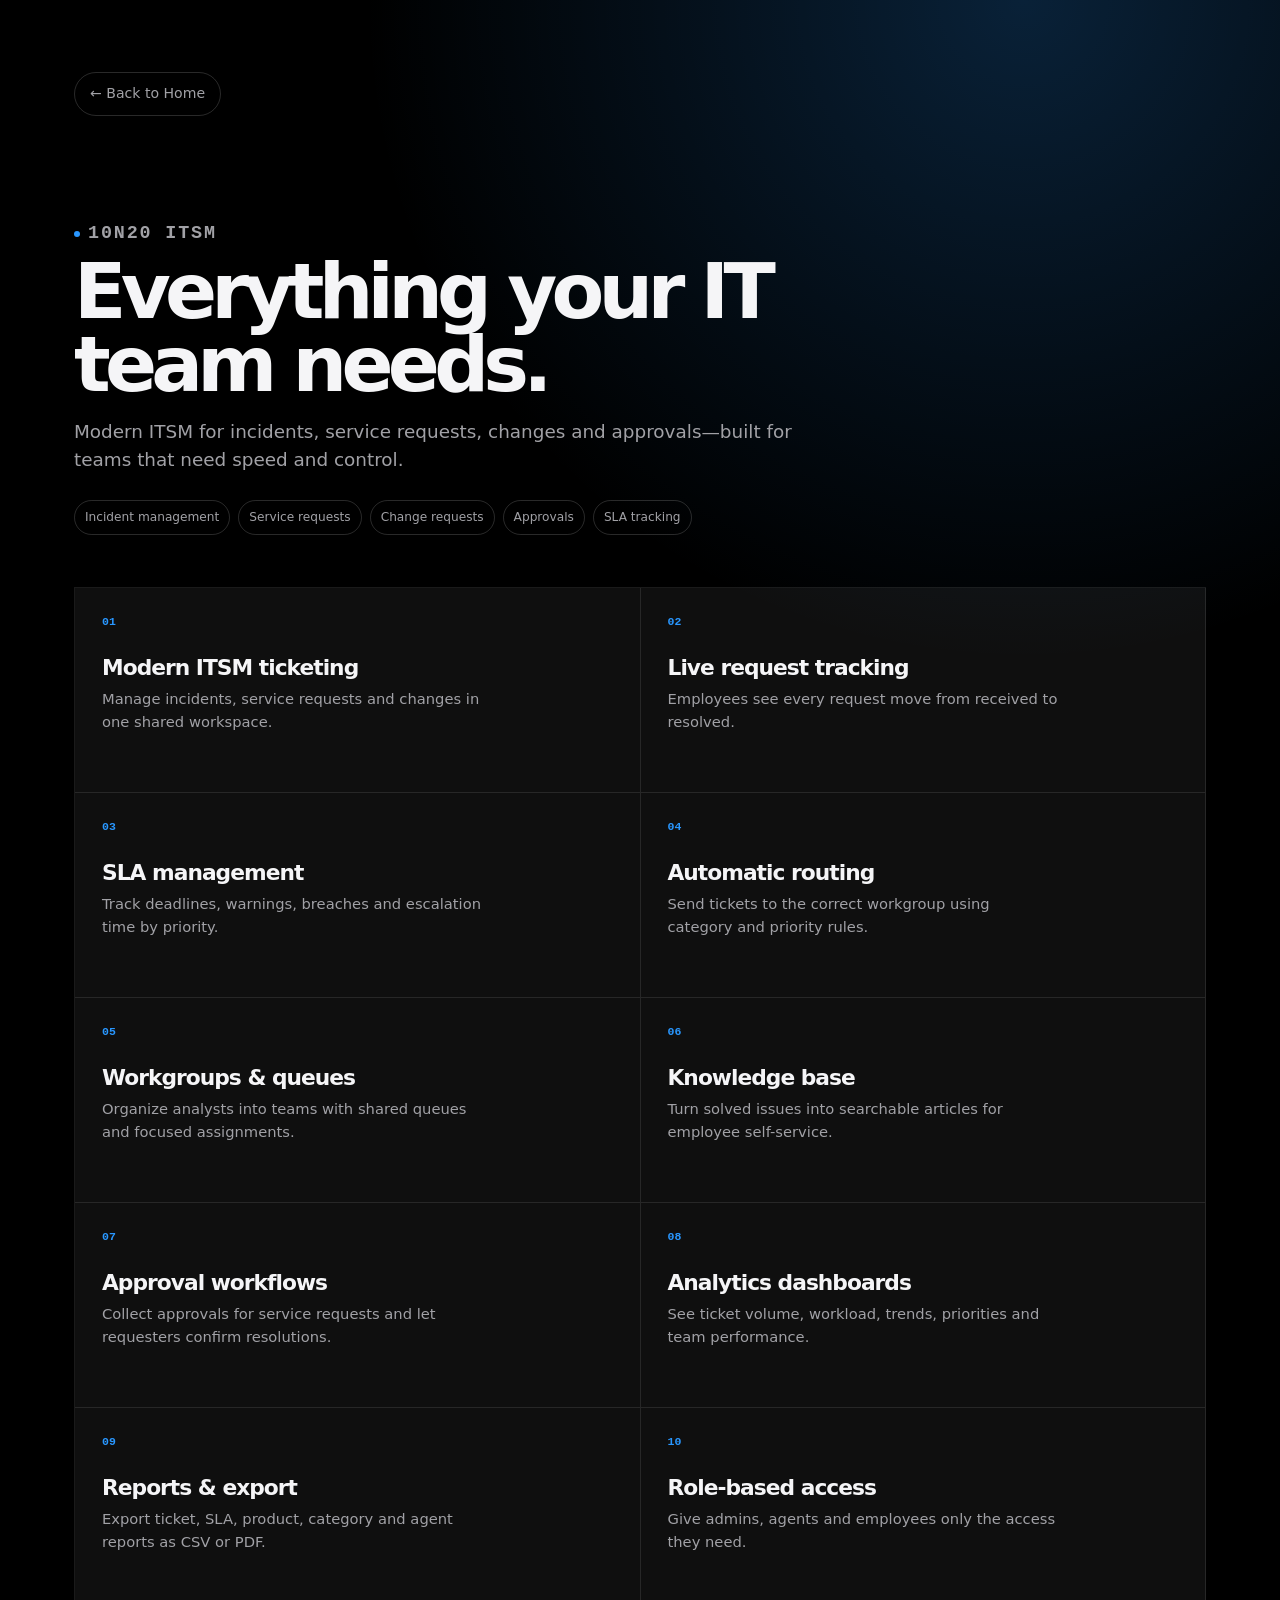
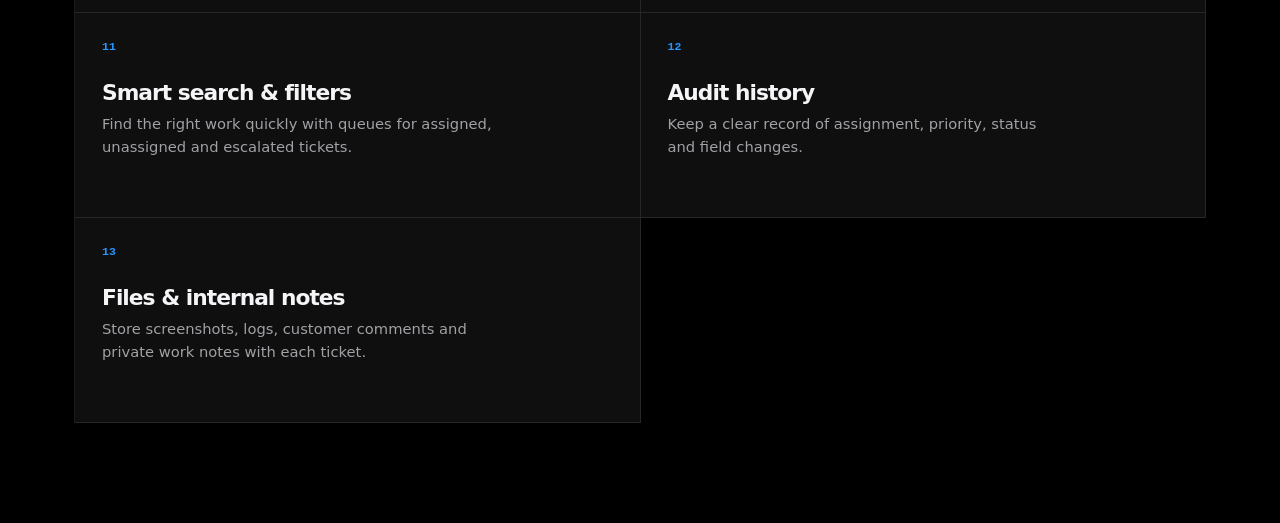
<file: itsmfeatures.html>
<!DOCTYPE html>
<html lang="en" data-theme="dark">
<head>
  <meta charset="UTF-8">
  <meta name="viewport" content="width=device-width, initial-scale=1.0">
  <title>10n20 ITSM — All Features</title>
  <meta name="description" content="Explore every 10n20 ITSM feature for faster, more organized IT support.">
  <link rel="stylesheet" href="style.css">
</head>
<body class="itsm-features-page">
  <main class="itsm-features-main">
    <div class="container">
      <a href="index.html" class="back-home">← Back to Home</a>
      <header class="features-page-head">
        <p class="eyebrow">10n20 ITSM</p>
        <h1>Everything your IT team needs.</h1>
        <p>Modern ITSM for incidents, service requests, changes and approvals—built for teams that need speed and control.</p>
        <div class="feature-intro-tags" aria-label="Core ITSM capabilities"><span>Incident management</span><span>Service requests</span><span>Change requests</span><span>Approvals</span><span>SLA tracking</span></div>
      </header>

      <section class="feature-explain-grid" aria-label="ITSM features">
        <article><span>01</span><h2>Modern ITSM ticketing</h2><p>Manage incidents, service requests and changes in one shared workspace.</p></article>
        <article><span>02</span><h2>Live request tracking</h2><p>Employees see every request move from received to resolved.</p></article>
        <article><span>03</span><h2>SLA management</h2><p>Track deadlines, warnings, breaches and escalation time by priority.</p></article>
        <article><span>04</span><h2>Automatic routing</h2><p>Send tickets to the correct workgroup using category and priority rules.</p></article>
        <article><span>05</span><h2>Workgroups &amp; queues</h2><p>Organize analysts into teams with shared queues and focused assignments.</p></article>
        <article><span>06</span><h2>Knowledge base</h2><p>Turn solved issues into searchable articles for employee self-service.</p></article>
        <article><span>07</span><h2>Approval workflows</h2><p>Collect approvals for service requests and let requesters confirm resolutions.</p></article>
        <article><span>08</span><h2>Analytics dashboards</h2><p>See ticket volume, workload, trends, priorities and team performance.</p></article>
        <article><span>09</span><h2>Reports &amp; export</h2><p>Export ticket, SLA, product, category and agent reports as CSV or PDF.</p></article>
        <article><span>10</span><h2>Role-based access</h2><p>Give admins, agents and employees only the access they need.</p></article>
        <article><span>11</span><h2>Smart search &amp; filters</h2><p>Find the right work quickly with queues for assigned, unassigned and escalated tickets.</p></article>
        <article><span>12</span><h2>Audit history</h2><p>Keep a clear record of assignment, priority, status and field changes.</p></article>
        <article><span>13</span><h2>Files &amp; internal notes</h2><p>Store screenshots, logs, customer comments and private work notes with each ticket.</p></article>
      </section>
    </div>
  </main>
  <script src="script.js"></script>
</body>
</html>
</file>
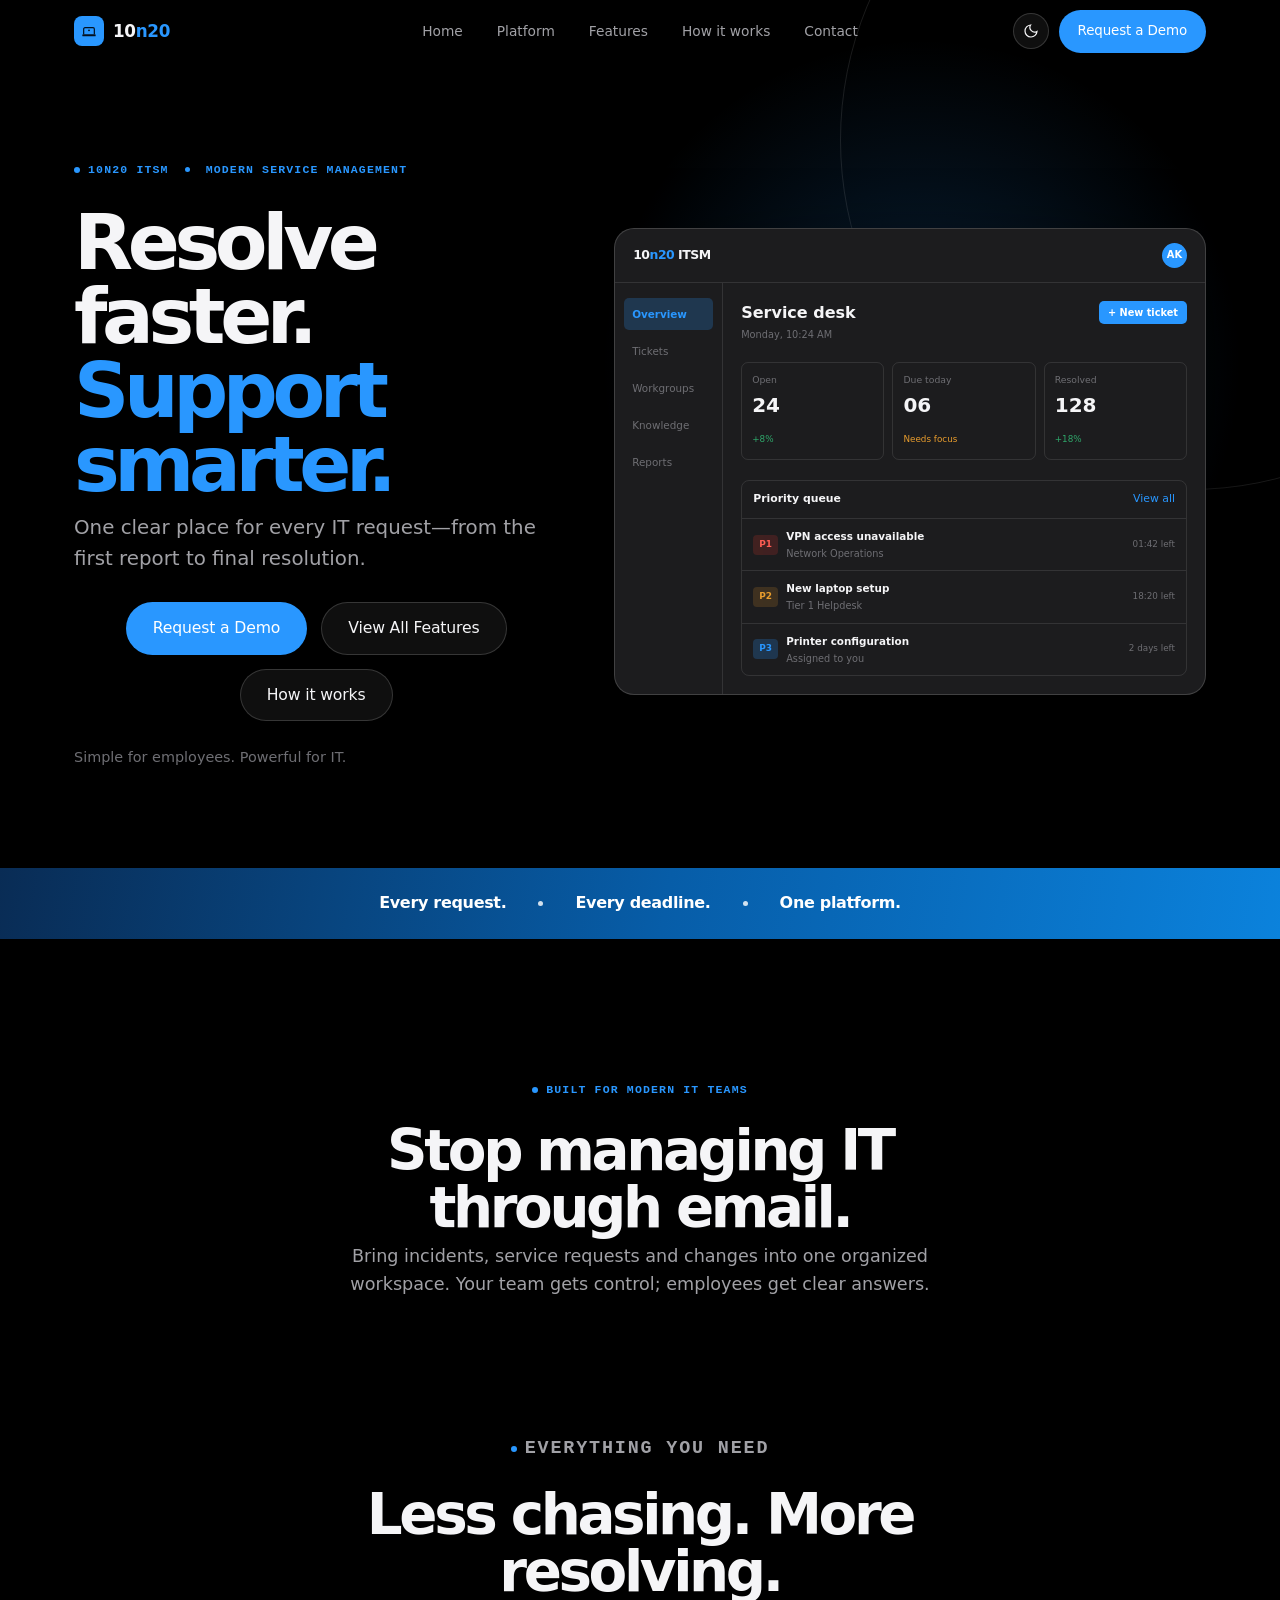
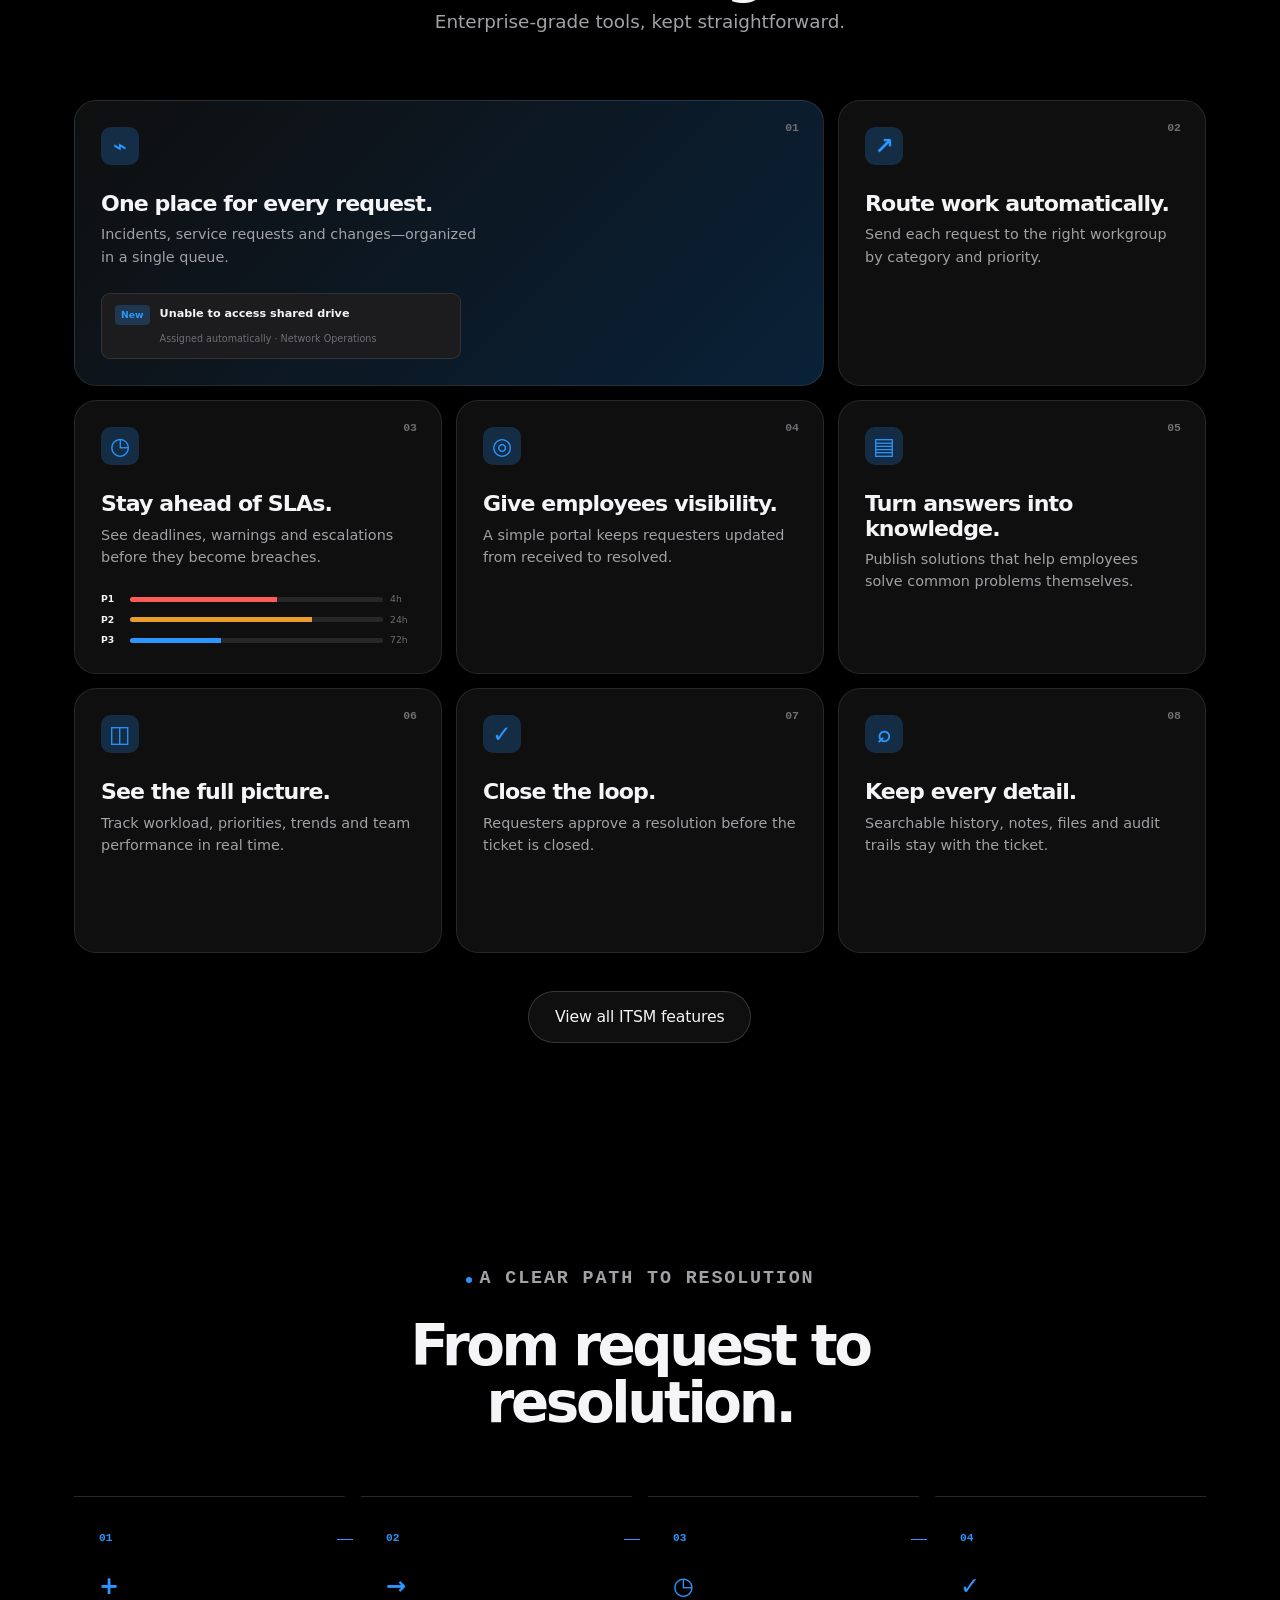
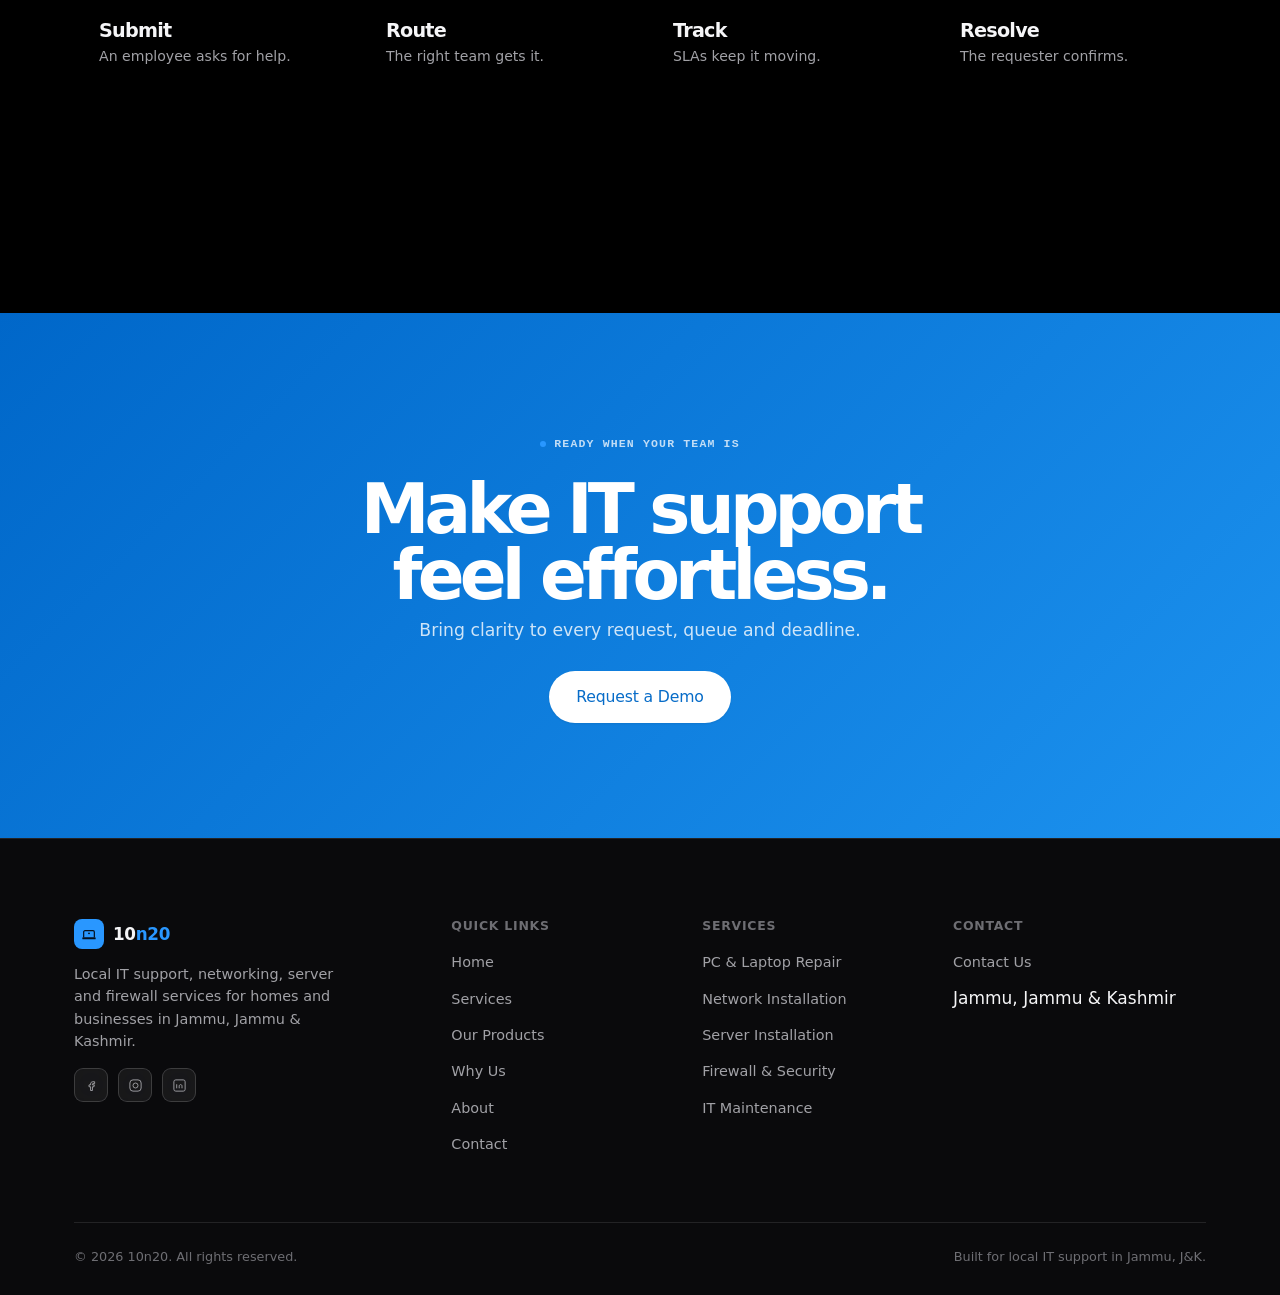
<file: ourproducts.html>
<!DOCTYPE html>
<html lang="en" data-theme="dark">
<head>
  <meta charset="UTF-8">
  <meta name="viewport" content="width=device-width, initial-scale=1.0">
  <title>10n20 ITSM — Resolve Faster. Support Smarter.</title>
  <meta name="description" content="10n20 ITSM centralizes IT requests, automates routing, tracks SLAs and gives your team full visibility from request to resolution.">
  <link rel="icon" type="image/png" sizes="32x32" href="favicon-32.png">
  <link rel="icon" href="favicon.ico">
  <link rel="stylesheet" href="style.css">
</head>
<body class="product-page">
  <a href="#main" class="sr-only" style="position:absolute;left:-9999px">Skip to content</a>
  <header class="navbar" id="navbar"><div class="nav-inner">
    <a href="index.html" class="brand" aria-label="10n20 home"><span class="brand-mark" aria-hidden="true"><svg viewBox="0 0 24 24" fill="none"><path d="M4 17V9a2 2 0 0 1 2-2h12a2 2 0 0 1 2 2v8" stroke="#04101f" stroke-width="1.8"/><rect x="2" y="17" width="20" height="3" rx="1" fill="#04101f"/><circle cx="12" cy="11" r="1.4" fill="#04101f"/></svg></span><span class="brand-name">10<span>n20</span></span></a>
    <nav class="nav-links product-nav-links" aria-label="Primary"><a href="index.html">Home</a><a href="#platform">Platform</a><a href="#features">Features</a><a href="#how-it-works">How it works</a><a href="contact.html">Contact</a></nav>
    <div class="nav-right"><button class="theme-toggle" aria-label="Toggle dark and light theme" aria-pressed="false"><svg class="icon-moon" viewBox="0 0 24 24" fill="none"><path d="M21 12.6A9 9 0 1 1 11.4 3a7 7 0 0 0 9.6 9.6Z" stroke="currentColor" stroke-width="1.8"/></svg><svg class="icon-sun" viewBox="0 0 24 24" fill="none"><circle cx="12" cy="12" r="4.2" stroke="currentColor" stroke-width="1.8"/></svg></button><a href="contact.html" class="btn btn-primary product-nav-cta">Request a Demo</a><button class="hamburger" aria-label="Toggle navigation menu" aria-expanded="false" aria-controls="mobile-menu"><span></span><span></span><span></span></button></div>
  </div><nav class="mobile-menu" id="mobile-menu" aria-label="Mobile"><a href="index.html">Home</a><a href="#platform">Platform</a><a href="#features">Features</a><a href="#how-it-works">How it works</a><a href="contact.html">Request a Demo</a></nav></header>
  <main id="main">
    <section class="itsm-hero" id="platform"><div class="container itsm-hero-grid">
      <div class="itsm-hero-copy reveal"><p class="eyebrow">10n20 ITSM <span class="product-dot"></span> Modern service management</p><h1>Resolve faster.<br><span>Support smarter.</span></h1><p class="itsm-lead">One clear place for every IT request—from the first report to final resolution.</p><div class="hero-actions"><a href="contact.html" class="btn btn-primary">Request a Demo</a><a href="itsmfeatures.html" class="btn btn-ghost">View All Features</a><a href="#how-it-works" class="btn btn-ghost">How it works</a></div><p class="itsm-proof">Simple for employees. Powerful for IT.</p></div>
      <div class="itsm-dashboard reveal" aria-label="ITSM platform preview"><div class="dash-top"><span class="dash-logo">10<span>n20</span> ITSM</span><span class="dash-avatar">AK</span></div><div class="dash-content"><aside class="dash-side"><span class="side-active">Overview</span><span>Tickets</span><span>Workgroups</span><span>Knowledge</span><span>Reports</span></aside><div class="dash-main"><div class="dash-heading"><div><strong>Service desk</strong><small>Monday, 10:24 AM</small></div><button>+ New ticket</button></div><div class="dash-stats"><div><small>Open</small><strong>24</strong><em>+8%</em></div><div><small>Due today</small><strong>06</strong><em class="warning">Needs focus</em></div><div><small>Resolved</small><strong>128</strong><em>+18%</em></div></div><div class="ticket-list"><div class="ticket-list-head"><strong>Priority queue</strong><span>View all</span></div><div class="ticket-row"><b class="priority p1">P1</b><span><strong>VPN access unavailable</strong><small>Network Operations</small></span><i>01:42 left</i></div><div class="ticket-row"><b class="priority p2">P2</b><span><strong>New laptop setup</strong><small>Tier 1 Helpdesk</small></span><i>18:20 left</i></div><div class="ticket-row"><b class="priority p3">P3</b><span><strong>Printer configuration</strong><small>Assigned to you</small></span><i>2 days left</i></div></div></div></div></div>
    </div></section>
    <section class="product-band" aria-label="Platform benefits"><div class="container product-band-grid"><p>Every request.</p><span></span><p>Every deadline.</p><span></span><p>One platform.</p></div></section>
    <section class="section product-intro"><div class="container narrow-center reveal"><p class="eyebrow">Built for modern IT teams</p><h2>Stop managing IT through email.</h2><p>Bring incidents, service requests and changes into one organized workspace. Your team gets control; employees get clear answers.</p></div></section>
    <section class="section product-features" id="features"><div class="container"><div class="section-head reveal"><p class="eyebrow">Everything you need</p><h2>Less chasing. More resolving.</h2><p>Enterprise-grade tools, kept straightforward.</p></div><div class="product-feature-grid reveal-stagger">
      <article class="product-feature feature-large"><div class="feature-icon">⌁</div><p class="feature-num">01</p><h3>One place for every request.</h3><p>Incidents, service requests and changes—organized in a single queue.</p><div class="mini-ticket"><span class="status-new">New</span><strong>Unable to access shared drive</strong><small>Assigned automatically · Network Operations</small></div></article>
      <article class="product-feature"><div class="feature-icon">↗</div><p class="feature-num">02</p><h3>Route work automatically.</h3><p>Send each request to the right workgroup by category and priority.</p></article>
      <article class="product-feature"><div class="feature-icon">◷</div><p class="feature-num">03</p><h3>Stay ahead of SLAs.</h3><p>See deadlines, warnings and escalations before they become breaches.</p><div class="sla-bars"><span><b>P1</b><i></i><em>4h</em></span><span><b>P2</b><i></i><em>24h</em></span><span><b>P3</b><i></i><em>72h</em></span></div></article>
      <article class="product-feature"><div class="feature-icon">◎</div><p class="feature-num">04</p><h3>Give employees visibility.</h3><p>A simple portal keeps requesters updated from received to resolved.</p></article>
      <article class="product-feature"><div class="feature-icon">▤</div><p class="feature-num">05</p><h3>Turn answers into knowledge.</h3><p>Publish solutions that help employees solve common problems themselves.</p></article>
      <article class="product-feature"><div class="feature-icon">◫</div><p class="feature-num">06</p><h3>See the full picture.</h3><p>Track workload, priorities, trends and team performance in real time.</p></article>
      <article class="product-feature"><div class="feature-icon">✓</div><p class="feature-num">07</p><h3>Close the loop.</h3><p>Requesters approve a resolution before the ticket is closed.</p></article>
      <article class="product-feature"><div class="feature-icon">⌕</div><p class="feature-num">08</p><h3>Keep every detail.</h3><p>Searchable history, notes, files and audit trails stay with the ticket.</p></article>
    </div><p class="all-features-link"><a href="itsmfeatures.html" class="btn btn-ghost">View all ITSM features</a></p></div></section>
    <section class="section workflow-section" id="how-it-works"><div class="container"><div class="section-head reveal"><p class="eyebrow">A clear path to resolution</p><h2>From request to resolution.</h2></div><ol class="workflow reveal-stagger"><li><b>01</b><div class="flow-icon">+</div><h3>Submit</h3><p>An employee asks for help.</p></li><li><b>02</b><div class="flow-icon">→</div><h3>Route</h3><p>The right team gets it.</p></li><li><b>03</b><div class="flow-icon">◷</div><h3>Track</h3><p>SLAs keep it moving.</p></li><li><b>04</b><div class="flow-icon">✓</div><h3>Resolve</h3><p>The requester confirms.</p></li></ol></div></section>
    <section class="itsm-cta"><div class="container reveal"><p class="eyebrow">Ready when your team is</p><h2>Make IT support<br><span>feel effortless.</span></h2><p>Bring clarity to every request, queue and deadline.</p><a href="contact.html" class="btn btn-primary">Request a Demo</a></div></section>
  </main>
  <footer class="footer">
    <div class="container">
      <div class="footer-grid">
        <div class="footer-brand">
          <a href="index.html" class="brand" aria-label="10n20 home"><span class="brand-mark" aria-hidden="true"><svg viewBox="0 0 24 24" fill="none"><path d="M4 17V9a2 2 0 0 1 2-2h12a2 2 0 0 1 2 2v8" stroke="#04101f" stroke-width="1.8"/><rect x="2" y="17" width="20" height="3" rx="1" fill="#04101f"/><circle cx="12" cy="11" r="1.4" fill="#04101f"/></svg></span><span class="brand-name">10<span>n20</span></span></a>
          <p>Local IT support, networking, server and firewall services for homes and businesses in Jammu, Jammu &amp; Kashmir.</p>
          <div class="footer-social" aria-label="Social media links"><a href="#" aria-label="Facebook"><svg viewBox="0 0 24 24" fill="none"><path d="M14 9h3V6h-3c-2 0-3.5 1.5-3.5 3.5V11H8v3h2.5v6h3v-6H16l.5-3h-3V9.6c0-.3.2-.6.5-.6Z" stroke="currentColor" stroke-width="1.5"/></svg></a><a href="#" aria-label="Instagram"><svg viewBox="0 0 24 24" fill="none"><rect x="3" y="3" width="18" height="18" rx="5" stroke="currentColor" stroke-width="1.5"/><circle cx="12" cy="12" r="4" stroke="currentColor" stroke-width="1.5"/></svg></a><a href="#" aria-label="LinkedIn"><svg viewBox="0 0 24 24" fill="none"><rect x="3" y="3" width="18" height="18" rx="3" stroke="currentColor" stroke-width="1.5"/><path d="M7.5 10v6.5M7.5 7.6v.1M11.5 16.5V13c0-1.4 1-2.5 2.3-2.5S16 11.6 16 13v3.5" stroke="currentColor" stroke-width="1.5"/></svg></a></div>
        </div>
        <div><h4>Quick Links</h4><ul class="footer-links"><li><a href="index.html#home">Home</a></li><li><a href="index.html#services">Services</a></li><li><a href="ourproducts.html">Our Products</a></li><li><a href="index.html#why-us">Why Us</a></li><li><a href="index.html#about">About</a></li><li><a href="contact.html">Contact</a></li></ul></div>
        <div><h4>Services</h4><ul class="footer-links"><li><a href="index.html#services">PC &amp; Laptop Repair</a></li><li><a href="index.html#services">Network Installation</a></li><li><a href="index.html#services">Server Installation</a></li><li><a href="index.html#services">Firewall &amp; Security</a></li><li><a href="index.html#services">IT Maintenance</a></li></ul></div>
        <div><h4>Contact</h4><ul class="footer-links"><li><a href="contact.html#contact-form">Contact Us</a></li><li>Jammu, Jammu &amp; Kashmir</li></ul></div>
      </div>
      <div class="footer-bottom"><span>&copy; <span data-year>2026</span> 10n20. All rights reserved.</span><span>Built for local IT support in Jammu, J&amp;K.</span></div>
    </div>
  </footer>
  <script src="script.js"></script>
</body>
</html>
</file>
<file: style.css>
/* =========================================================
   10n20 — IT Support Jammu
   Design language: minimal, light, glass surfaces, one accent
   ========================================================= */
:root{
  --bg: #fbfbfd;
  --bg-elevated: #f5f5f7;
  --surface: rgba(255,255,255,0.62);
  --surface-solid: #ffffff;
  --surface-2: rgba(255,255,255,0.85);
  --border: rgba(0,0,0,0.08);
  --border-strong: rgba(0,0,0,0.12);
  --text: #1d1d1f;
  --text-dim: #6e6e73;
  --text-faint: #98989d;
  --accent: #0071e3;
  --accent-2: #35a4ec;
  --accent-glow: rgba(0,113,227,0.18);
  --success: #2fa86b;
  --danger: #ff3b30;
  --radius-s: 14px;
  --radius-m: 22px;
  --radius-l: 32px;
  --shadow-1: 0 8px 30px rgba(0,0,0,0.06);
  --shadow-2: 0 24px 70px rgba(0,0,0,0.10);
  --blur: 22px;
  --ease: cubic-bezier(.22,1,.36,1);
  --nav-h: 64px;
  --font-display: -apple-system, "SF Pro Display", "Inter", "Segoe UI", system-ui, sans-serif;
  --font-body: -apple-system, "SF Pro Text", "Inter", "Segoe UI", system-ui, sans-serif;
  --font-mono: "SF Mono", "JetBrains Mono", "Courier New", monospace;
}

[data-theme="light"]{
  --bg: #fbfbfd;
  --bg-elevated: #f5f5f7;
  --surface: rgba(255,255,255,0.62);
  --surface-2: rgba(255,255,255,0.85);
  --border: rgba(0,0,0,0.08);
  --border-strong: rgba(0,0,0,0.12);
  --text: #1d1d1f;
  --text-dim: #6e6e73;
  --text-faint: #98989d;
  --accent-glow: rgba(0,113,227,0.14);
  --shadow-1: 0 8px 30px rgba(0,0,0,0.06);
  --shadow-2: 0 24px 70px rgba(0,0,0,0.10);
}

[data-theme="dark"]{
  --bg: #000000;
  --bg-elevated: #0a0a0c;
  --surface: rgba(255,255,255,0.06);
  --surface-solid: #1c1c1e;
  --surface-2: rgba(255,255,255,0.09);
  --border: rgba(255,255,255,0.10);
  --border-strong: rgba(255,255,255,0.16);
  --text: #f5f5f7;
  --text-dim: #a1a1a6;
  --text-faint: #6e6e73;
  --accent: #2997ff;
  --accent-2: #64c7ff;
  --accent-glow: rgba(41,151,255,0.22);
  --shadow-1: 0 8px 30px rgba(0,0,0,0.35);
  --shadow-2: 0 24px 70px rgba(0,0,0,0.5);
}

*,*::before,*::after{box-sizing:border-box;}
html{scroll-behavior:smooth;}
@media (prefers-reduced-motion: reduce){
  html{scroll-behavior:auto;}
  *,*::before,*::after{animation-duration:0.001ms !important;animation-iteration-count:1 !important;transition-duration:0.001ms !important;scroll-behavior:auto !important;}
}

body{
  margin:0;
  background:var(--bg);
  color:var(--text);
  font-family:var(--font-body);
  line-height:1.55;
  -webkit-font-smoothing:antialiased;
  transition:background .5s var(--ease), color .5s var(--ease);
  overflow-x:hidden;
  font-size:17px;
}

h1,h2,h3,h4{
  font-family:var(--font-display);
  margin:0 0 .5em;
  line-height:1.06;
  letter-spacing:-0.03em;
  font-weight:650;
}
p{margin:0 0 1em; color:var(--text-dim); font-weight:400;}
a{color:inherit; text-decoration:none;}
ul{margin:0; padding:0; list-style:none;}
img,svg{display:block; max-width:100%;}
button{font-family:inherit;}
.sr-only{position:absolute; left:-9999px;}

.container{
  width:100%;
  max-width:1180px;
  margin:0 auto;
  padding:0 24px;
}

.eyebrow{
  display:inline-flex;
  align-items:center;
  gap:8px;
  font-family:var(--font-mono);
  font-size:.72rem;
  letter-spacing:.10em;
  text-transform:uppercase;
  color:var(--accent);
  margin-bottom:16px;
  font-weight:600;
}
.eyebrow::before{
  content:"";
  width:6px;height:6px;
  border-radius:50%;
  background:var(--accent);
}

.section{
  padding:120px 0;
  position:relative;
}
.section-head{
  max-width:620px;
  margin:0 auto 64px;
  text-align:center;
}
.section-head h2{font-size:clamp(2rem, 4vw, 3.2rem); font-weight:650;}
.section-head p{font-size:1.15rem; color:var(--text-dim);}
.section-alt{background:var(--bg-elevated);}

.btn{
  display:inline-flex;
  align-items:center;
  justify-content:center;
  gap:8px;
  padding:13px 26px;
  border-radius:980px;
  font-weight:500;
  font-size:.98rem;
  cursor:pointer;
  border:1px solid transparent;
  transition:transform .35s var(--ease), box-shadow .35s var(--ease), background .3s var(--ease), border-color .3s var(--ease), opacity .3s var(--ease);
  white-space:nowrap;
  letter-spacing:-0.01em;
}
.btn:focus-visible{outline:2px solid var(--accent); outline-offset:3px;}
.btn-primary{
  background:var(--accent);
  color:#fff;
  box-shadow:0 1px 2px rgba(0,0,0,0.08);
}
.btn-primary:hover{background:var(--accent-2); transform:translateY(-1px);}
.btn-ghost{
  background:var(--surface);
  color:var(--text);
  border-color:var(--border-strong);
  backdrop-filter:blur(var(--blur));
  -webkit-backdrop-filter:blur(var(--blur));
}
.btn-ghost:hover{border-color:var(--accent); color:var(--accent); transform:translateY(-1px);}
.btn-block{width:100%;}

/* ===================== GLASS BASE ===================== */
.glass{
  background:var(--surface);
  backdrop-filter:blur(var(--blur)) saturate(180%);
  -webkit-backdrop-filter:blur(var(--blur)) saturate(180%);
  border:1px solid var(--border);
}

/* ===================== NAVBAR ===================== */
.navbar{
  position:fixed;
  top:0; left:0; right:0;
  z-index:1000;
  height:var(--nav-h);
  display:flex;
  align-items:center;
  background:transparent;
  border-bottom:1px solid transparent;
  transition:background .4s var(--ease), border-color .4s var(--ease), backdrop-filter .4s var(--ease);
}
.navbar.scrolled{
  background:color-mix(in srgb, var(--bg) 72%, transparent);
  -webkit-backdrop-filter:blur(20px) saturate(180%);
  backdrop-filter:blur(20px) saturate(180%);
  border-bottom-color:var(--border);
}
.nav-inner{
  width:100%;
  max-width:1180px;
  margin:0 auto;
  padding:0 24px;
  display:flex;
  align-items:center;
  justify-content:space-between;
}
.brand{
  display:flex;
  align-items:center;
  gap:9px;
  font-family:var(--font-display);
  font-weight:650;
  font-size:1.05rem;
  letter-spacing:-0.02em;
}
.brand-mark{
  width:30px;height:30px;
  border-radius:8px;
  background:var(--accent);
  display:flex;align-items:center;justify-content:center;
  flex-shrink:0;
}
.brand-mark svg{width:16px;height:16px;}
.brand-name span{color:var(--accent);}

.nav-links{
  display:flex;
  align-items:center;
  gap:2px;
  position:absolute;
  left:50%;
  transform:translateX(-50%);
}
.nav-links a{
  padding:8px 16px;
  border-radius:980px;
  font-size:.86rem;
  color:var(--text-dim);
  transition:color .25s var(--ease), background .25s var(--ease);
}
.nav-links a:hover, .nav-links a.active{
  color:var(--text);
}
.nav-links a:focus-visible{outline:2px solid var(--accent); outline-offset:2px;}

.nav-right{display:flex; align-items:center; gap:10px;}

.theme-toggle{
  width:36px;height:36px;
  border-radius:50%;
  border:1px solid var(--border-strong);
  background:var(--surface);
  backdrop-filter:blur(var(--blur));
  -webkit-backdrop-filter:blur(var(--blur));
  display:flex;align-items:center;justify-content:center;
  cursor:pointer;
  position:relative;
  color:var(--text);
  transition:border-color .3s var(--ease), transform .3s var(--ease);
}
.theme-toggle:hover{border-color:var(--accent); transform:scale(1.06);}
.theme-toggle svg{width:16px;height:16px; position:absolute; transition:opacity .35s var(--ease), transform .5s var(--ease);}
.icon-sun{opacity:0; transform:scale(.4) rotate(-90deg);}
.icon-moon{opacity:1; transform:scale(1) rotate(0);}
[data-theme="light"] .icon-sun{opacity:1; transform:scale(1) rotate(0);}
[data-theme="light"] .icon-moon{opacity:0; transform:scale(.4) rotate(90deg);}

.hamburger{
  display:none;
  width:36px;height:36px;
  border-radius:9px;
  border:1px solid var(--border-strong);
  background:var(--surface);
  cursor:pointer;
  align-items:center;
  justify-content:center;
  flex-direction:column;
  gap:5px;
}
.hamburger span{
  width:16px; height:1.5px;
  background:var(--text);
  border-radius:2px;
  transition:transform .35s var(--ease), opacity .3s var(--ease);
}
.hamburger[aria-expanded="true"] span:nth-child(1){transform:translateY(6.5px) rotate(45deg);}
.hamburger[aria-expanded="true"] span:nth-child(2){opacity:0;}
.hamburger[aria-expanded="true"] span:nth-child(3){transform:translateY(-6.5px) rotate(-45deg);}

/* ===================== HERO ===================== */
.hero{
  padding:calc(var(--nav-h) + 88px) 0 100px;
  position:relative;
  overflow:hidden;
  text-align:center;
}
.hero-grid{
  display:block;
}
.hero-copy{max-width:780px; margin:0 auto;}
.hero-copy h1{
  font-size:clamp(2.6rem, 6.4vw, 5rem);
  margin-bottom:.22em;
  font-weight:680;
}
.hero-copy .lead{
  font-size:1.3rem;
  max-width:600px;
  margin:0 auto 2.2em;
  color:var(--text-dim);
}
.hero-actions{display:flex; gap:14px; flex-wrap:wrap; justify-content:center; margin-bottom:0;}
.hero-meta{
  display:none;
}

.hero-visual{
  position:relative;
  height:420px;
  max-width:920px;
  margin:80px auto 0;
  border-radius:var(--radius-l);
  overflow:visible;
}
.net-card{
  position:absolute;
  background:var(--surface);
  backdrop-filter:blur(var(--blur)) saturate(180%);
  -webkit-backdrop-filter:blur(var(--blur)) saturate(180%);
  border:1px solid var(--border);
  border-radius:var(--radius-m);
  box-shadow:var(--shadow-1);
  padding:18px 20px;
  animation:floatY 7s ease-in-out infinite;
}
.net-card.card-1{top:4%; left:0%; width:200px; animation-delay:0s;}
.net-card.card-2{bottom:6%; left:18%; width:180px; animation-delay:1.4s;}
.net-card.card-3{top:10%; right:2%; width:190px; animation-delay:2.3s;}
.net-card.card-4{bottom:1%; right:8%; width:210px; animation-delay:.7s;}
.net-card.card-5{top:43%; left:1%; width:190px; animation-delay:1.9s;}
.net-card .nc-title{font-family:var(--font-mono); font-size:.68rem; color:var(--text-faint); letter-spacing:.06em; text-transform:uppercase; margin-bottom:9px;}
.net-card .nc-row{display:flex; align-items:center; gap:8px; font-size:.86rem; color:var(--text); font-weight:500;}
.status-dot{width:7px;height:7px;border-radius:50%; background:var(--success); flex-shrink:0;}
.status-dot.warn{background:var(--accent);}

@keyframes floatY{
  0%,100%{transform:translateY(0);}
  50%{transform:translateY(-16px);}
}

.net-orbit{
  position:absolute;
  inset:0;
  display:flex;
  align-items:center;
  justify-content:center;
}
.orbit-svg{width:100%; height:100%; max-width:380px; opacity:.9;}
.node{
  fill:var(--surface-solid);
  stroke:var(--border-strong);
  stroke-width:1.2;
}
.node-core{fill:url(#coreGrad);}
.pulse-node{
  animation:pulseNode 3s ease-in-out infinite;
  transform-origin:center;
  transform-box:fill-box;
}
.pulse-node.d1{animation-delay:.3s;}
.pulse-node.d2{animation-delay:.9s;}
.pulse-node.d3{animation-delay:1.5s;}
@keyframes pulseNode{
  0%,100%{opacity:.5; transform:scale(1);}
  50%{opacity:1; transform:scale(1.15);}
}
.net-line{
  stroke:var(--accent);
  stroke-width:.8;
  stroke-dasharray:3 6;
  opacity:.35;
  animation:dashMove 24s linear infinite;
}
@keyframes dashMove{to{stroke-dashoffset:-200;}}

/* ===================== QUICK SERVICES BAR ===================== */
.quickbar{
  padding:28px 0;
  background:transparent;
}
.quickbar-grid{
  display:grid;
  grid-template-columns:repeat(5,1fr);
  gap:14px;
}
.quick-item{
  display:flex;
  align-items:center;
  gap:12px;
  padding:16px 18px;
  border-radius:var(--radius-s);
  background:var(--surface);
  backdrop-filter:blur(var(--blur)) saturate(180%);
  -webkit-backdrop-filter:blur(var(--blur)) saturate(180%);
  border:1px solid var(--border);
  transition:border-color .3s var(--ease), transform .3s var(--ease), box-shadow .3s var(--ease);
}
.quick-item:hover{border-color:var(--border-strong); transform:translateY(-3px); box-shadow:var(--shadow-1);}
.quick-item .qi-icon{
  width:34px;height:34px;
  border-radius:9px;
  background:var(--accent-glow);
  display:flex;align-items:center;justify-content:center;
  color:var(--accent);
  flex-shrink:0;
}
.quick-item .qi-icon svg{width:17px;height:17px;}
.quick-item span{font-size:.85rem; font-weight:500; color:var(--text);}

/* ===================== SERVICE CARDS ===================== */
.services-grid{
  display:grid;
  grid-template-columns:repeat(3,1fr);
  gap:20px;
}
.service-card{
  background:var(--surface);
  backdrop-filter:blur(var(--blur)) saturate(180%);
  -webkit-backdrop-filter:blur(var(--blur)) saturate(180%);
  border:1px solid var(--border);
  border-radius:var(--radius-m);
  padding:32px;
  position:relative;
  overflow:hidden;
  transition:transform .4s var(--ease), border-color .4s var(--ease), box-shadow .4s var(--ease);
}
.service-card:hover{transform:translateY(-4px); box-shadow:var(--shadow-2); border-color:var(--border-strong);}
.sc-icon{
  width:48px;height:48px;
  border-radius:12px;
  background:var(--accent-glow);
  display:flex;align-items:center;justify-content:center;
  color:var(--accent);
  margin-bottom:22px;
}
.sc-icon svg{width:23px;height:23px;}
.service-card h3{font-size:1.2rem; margin-bottom:.5em; font-weight:600;}
.service-card > p{font-size:.94rem; margin-bottom:1.2em;}
.sc-list{margin-bottom:1.5em;}
.sc-list li{
  font-size:.86rem;
  color:var(--text-dim);
  padding:5px 0 5px 20px;
  position:relative;
}
.sc-list li::before{
  content:"";
  position:absolute; left:0; top:13px;
  width:10px; height:1.4px;
  background:var(--accent);
  opacity:.6;
}
.sc-link{
  display:inline-flex; align-items:center; gap:6px;
  font-size:.87rem; font-weight:500; color:var(--accent);
}
.sc-link svg{width:13px;height:13px; transition:transform .3s var(--ease);}
.service-card:hover .sc-link svg{transform:translateX(4px);}

/* ===================== WHY US ===================== */
.why-grid{
  display:grid;
  grid-template-columns:repeat(3,1fr);
  gap:18px;
}
.why-card{
  padding:30px;
  border-radius:var(--radius-m);
  background:var(--surface);
  backdrop-filter:blur(var(--blur)) saturate(180%);
  -webkit-backdrop-filter:blur(var(--blur)) saturate(180%);
  border:1px solid var(--border);
  position:relative;
  transition:transform .4s var(--ease), box-shadow .4s var(--ease);
}
.why-card:hover{transform:translateY(-3px); box-shadow:var(--shadow-1);}
.why-num{
  font-family:var(--font-mono);
  font-size:.74rem;
  color:var(--accent);
  letter-spacing:.06em;
  margin-bottom:16px;
  font-weight:600;
}
.why-card h3{font-size:1.08rem; font-weight:600;}
.why-card p{font-size:.89rem; margin:0;}

/* ===================== ABOUT ===================== */
.about-grid{
  display:grid;
  grid-template-columns:1fr 1fr;
  gap:64px;
  align-items:center;
}
.about-copy p{font-size:1.05rem;}
.placeholder{
  color:var(--accent);
  font-family:var(--font-mono);
  font-size:.9em;
  padding:1px 6px;
  border-radius:4px;
  background:var(--accent-glow);
}
.about-stats{
  display:grid;
  grid-template-columns:1fr 1fr;
  gap:14px;
  margin-top:2em;
}
.about-stats div{
  padding:20px;
  border-radius:var(--radius-s);
  background:var(--surface);
  backdrop-filter:blur(var(--blur));
  -webkit-backdrop-filter:blur(var(--blur));
  border:1px solid var(--border);
}
.about-stats strong{display:block; font-family:var(--font-display); font-size:1.3rem; color:var(--text); margin-bottom:2px; font-weight:650;}
.about-stats span{font-size:.82rem; color:var(--text-faint);}
.about-visual{
  position:relative;
  border-radius:var(--radius-l);
  background:var(--surface);
  backdrop-filter:blur(var(--blur)) saturate(180%);
  -webkit-backdrop-filter:blur(var(--blur)) saturate(180%);
  border:1px solid var(--border);
  aspect-ratio:4/3.4;
  overflow:hidden;
  display:flex;align-items:center;justify-content:center;
}
.about-visual svg{width:72%; height:72%;}

/* ===================== PROCESS TIMELINE ===================== */
.timeline{
  display:grid;
  grid-template-columns:repeat(4,1fr);
  gap:20px;
  position:relative;
}
.timeline::before{
  content:"";
  position:absolute;
  top:24px; left:6%; right:6%;
  height:1px;
  background:linear-gradient(90deg, transparent, var(--border-strong) 15%, var(--border-strong) 85%, transparent);
}
.tl-step{
  position:relative;
  padding-top:60px;
  opacity:0;
  transform:translateY(20px);
  transition:opacity .7s var(--ease), transform .7s var(--ease);
  text-align:center;
}
.tl-step.in-view{opacity:1; transform:translateY(0);}
.tl-num{
  position:absolute; top:0; left:50%; transform:translateX(-50%);
  width:48px;height:48px;
  border-radius:50%;
  background:var(--surface);
  backdrop-filter:blur(var(--blur));
  -webkit-backdrop-filter:blur(var(--blur));
  border:1px solid var(--border-strong);
  display:flex;align-items:center;justify-content:center;
  font-family:var(--font-display); font-weight:650; color:var(--text-dim);
}
.tl-step.in-view .tl-num{
  background:var(--accent); color:#fff; border-color:transparent;
}
.tl-step h3{font-size:1.02rem; margin-bottom:.35em; font-weight:600;}
.tl-step p{font-size:.87rem;}

/* ===================== SERVICE AREA ===================== */
.area-section{position:relative; overflow:hidden;}
.area-grid{
  display:grid;
  grid-template-columns:1fr 1fr;
  gap:56px;
  align-items:center;
}
.area-map{
  position:relative;
  aspect-ratio:1/1;
  border-radius:var(--radius-l);
  background:var(--surface);
  backdrop-filter:blur(var(--blur)) saturate(180%);
  -webkit-backdrop-filter:blur(var(--blur)) saturate(180%);
  border:1px solid var(--border);
  display:flex;align-items:center;justify-content:center;
}
.area-map svg{width:64%; height:64%;}
.ring{
  position:absolute;
  border:1px solid var(--border-strong);
  border-radius:50%;
  animation:ringPulse 4.5s ease-out infinite;
}
.ring.r1{width:34%; height:34%; animation-delay:0s;}
.ring.r2{width:58%; height:58%; animation-delay:1.4s;}
.ring.r3{width:82%; height:82%; animation-delay:2.8s;}
@keyframes ringPulse{
  0%{opacity:.4; transform:scale(.9);}
  70%{opacity:0;}
  100%{opacity:0; transform:scale(1);}
}
.area-list{display:flex; flex-wrap:wrap; gap:10px; margin-top:1.8em;}
.area-tag{
  padding:9px 18px;
  border-radius:980px;
  background:var(--surface);
  backdrop-filter:blur(var(--blur));
  -webkit-backdrop-filter:blur(var(--blur));
  border:1px solid var(--border-strong);
  font-size:.85rem;
  color:var(--text-dim);
}

/* ===================== CTA ===================== */
.cta-section{
  padding:100px 0;
  position:relative;
}
.cta-box{
  border-radius:var(--radius-l);
  padding:80px 48px;
  text-align:center;
  background:var(--surface);
  backdrop-filter:blur(var(--blur)) saturate(180%);
  -webkit-backdrop-filter:blur(var(--blur)) saturate(180%);
  border:1px solid var(--border);
  position:relative;
  overflow:hidden;
}
.cta-box h2{font-size:clamp(2rem,4vw,2.9rem); max-width:640px; margin:0 auto .4em; font-weight:650;}
.cta-box p{max-width:520px; margin:0 auto 2.2em; font-size:1.08rem;}

/* ===================== FOOTER ===================== */
.footer{
  padding:80px 0 28px;
  border-top:1px solid var(--border);
  background:var(--bg-elevated);
}
.footer-grid{
  display:grid;
  grid-template-columns:1.6fr 1fr 1fr 1.2fr;
  gap:40px;
  margin-bottom:56px;
}
.footer-brand p{font-size:.9rem; max-width:280px; margin-top:14px;}
.footer h4{font-size:.78rem; text-transform:uppercase; letter-spacing:.06em; color:var(--text-faint); margin-bottom:16px; font-weight:600;}
.footer-links li{margin-bottom:10px;}
.footer-links a{font-size:.9rem; color:var(--text-dim); transition:color .25s;}
.footer-links a:hover{color:var(--accent);}
.footer-social{display:flex; gap:10px; margin-top:16px;}
.footer-social a{
  width:34px;height:34px;
  border-radius:9px;
  background:var(--surface);
  backdrop-filter:blur(var(--blur));
  -webkit-backdrop-filter:blur(var(--blur));
  border:1px solid var(--border-strong);
  display:flex;align-items:center;justify-content:center;
  color:var(--text-dim);
  transition:color .25s, border-color .25s;
}
.footer-social a:hover{color:var(--accent); border-color:var(--accent);}
.footer-social svg{width:15px;height:15px;}
.footer-bottom{
  padding-top:24px;
  border-top:1px solid var(--border);
  display:flex;
  justify-content:space-between;
  flex-wrap:wrap;
  gap:12px;
  font-size:.8rem;
  color:var(--text-faint);
}

/* ===================== REVEAL ANIMATION ===================== */
.reveal{opacity:0; transform:translateY(22px); transition:opacity .8s var(--ease), transform .8s var(--ease);}
.reveal.in-view{opacity:1; transform:translateY(0);}
.reveal-stagger.in-view > *{opacity:1; transform:translateY(0);}
.reveal-stagger > *{opacity:0; transform:translateY(20px); transition:opacity .7s var(--ease), transform .7s var(--ease);}
.reveal-stagger.in-view > *:nth-child(1){transition-delay:.05s;}
.reveal-stagger.in-view > *:nth-child(2){transition-delay:.11s;}
.reveal-stagger.in-view > *:nth-child(3){transition-delay:.17s;}
.reveal-stagger.in-view > *:nth-child(4){transition-delay:.23s;}
.reveal-stagger.in-view > *:nth-child(5){transition-delay:.29s;}
.reveal-stagger.in-view > *:nth-child(6){transition-delay:.35s;}
.reveal-stagger.in-view > *:nth-child(7){transition-delay:.41s;}

/* ===================== CONTACT PAGE ===================== */
.contact-hero{
  padding:calc(var(--nav-h) + 72px) 0 40px;
  text-align:center;
  position:relative;
  overflow:hidden;
}
.contact-hero h1{font-size:clamp(2.2rem,4.6vw,3.4rem); max-width:720px; margin:0 auto .4em; font-weight:660;}
.contact-hero p{max-width:520px; margin:0 auto; font-size:1.1rem;}

.contact-layout{
  display:grid;
  grid-template-columns:.8fr 1.2fr;
  gap:24px;
  align-items:start;
}
.contact-cards{display:flex; flex-direction:column; gap:14px;}
.contact-card{
  padding:22px;
  border-radius:var(--radius-m);
  background:var(--surface);
  backdrop-filter:blur(var(--blur)) saturate(180%);
  -webkit-backdrop-filter:blur(var(--blur)) saturate(180%);
  border:1px solid var(--border);
  display:flex;
  gap:16px;
  align-items:flex-start;
  transition:border-color .3s var(--ease), transform .3s var(--ease);
}
.contact-card:hover{border-color:var(--border-strong); transform:translateY(-3px);}
.cc-icon{
  width:42px;height:42px;
  border-radius:11px;
  background:var(--accent-glow);
  display:flex;align-items:center;justify-content:center;
  color:var(--accent);
  flex-shrink:0;
}
.cc-icon svg{width:20px;height:20px;}
.contact-card h3{font-size:.96rem; margin-bottom:.3em; font-weight:600;}
.contact-card p{font-size:.9rem; margin:0; color:var(--text-dim); font-family:var(--font-mono);}
.contact-action{margin-top:4px; padding:8px 14px; font-size:.78rem;}

.form-panel{
  padding:36px;
  border-radius:var(--radius-l);
  background:var(--surface);
  backdrop-filter:blur(var(--blur)) saturate(180%);
  -webkit-backdrop-filter:blur(var(--blur)) saturate(180%);
  border:1px solid var(--border);
  position:relative;
  overflow:hidden;
}
.form-row{display:grid; grid-template-columns:1fr 1fr; gap:18px;}
.field{margin-bottom:20px;}
.field label{
  display:block;
  font-size:.85rem;
  font-weight:600;
  margin-bottom:8px;
  color:var(--text);
}
.field .req{color:var(--accent);}
.field input,
.field select,
.field textarea{
  width:100%;
  padding:13px 15px;
  border-radius:var(--radius-s);
  border:1px solid var(--border-strong);
  background:var(--bg);
  color:var(--text);
  font-family:inherit;
  font-size:.95rem;
  transition:border-color .25s var(--ease), box-shadow .25s var(--ease);
}
.field input:focus,
.field select:focus,
.field textarea:focus{
  outline:none;
  border-color:var(--accent);
  box-shadow:0 0 0 3px var(--accent-glow);
}
.field textarea{resize:vertical; min-height:120px;}
.error-msg{
  display:none;
  font-size:.8rem;
  color:var(--danger);
  margin-top:6px;
  align-items:center;
  gap:6px;
}
.field.invalid input,
.field.invalid select,
.field.invalid textarea{border-color:var(--danger);}
.field.invalid .error-msg{display:flex;}

.form-success{
  display:none;
  align-items:flex-start;
  gap:16px;
  padding:22px;
  border-radius:var(--radius-m);
  border:1px solid rgba(47,168,107,0.3);
  background:rgba(47,168,107,0.08);
  margin-bottom:24px;
}
.form-success.show{display:flex;}
.form-success .fs-icon{
  width:36px;height:36px;
  border-radius:50%;
  background:var(--success);
  color:#fff;
  display:flex;align-items:center;justify-content:center;
  flex-shrink:0;
}
.form-success .fs-icon svg{width:17px;height:17px;}
.form-success h4{font-size:.98rem; margin-bottom:.3em; font-weight:600;}
.form-success p{font-size:.87rem; margin:0;}

/* ===================== MOBILE NAV MENU ===================== */
.mobile-menu{
  position:fixed;
  top:var(--nav-h); left:0; right:0;
  height:calc(100dvh - var(--nav-h));
  overflow-y:auto;
  background:var(--bg);
  border-bottom:1px solid var(--border);
  padding:12px 24px 24px;
  display:flex;
  flex-direction:column;
  gap:2px;
  transform:translateY(-12px);
  opacity:0;
  pointer-events:none;
  transition:transform .35s var(--ease), opacity .35s var(--ease);
  z-index:999;
}
.mobile-menu.open{transform:translateY(0); opacity:1; pointer-events:auto;}
.navbar.menu-open{background:var(--bg);border-bottom-color:var(--border);}
body.mobile-menu-open{overflow:hidden;}
.mobile-menu a{
  padding:14px 8px;
  border-bottom:1px solid var(--border);
  font-size:1rem;
  color:var(--text-dim);
}
.mobile-menu a:last-child{border-bottom:none;}
.mobile-menu a:hover{color:var(--accent);}

/* ===================== RESPONSIVE ===================== */
@media (max-width:1080px){
  .services-grid{grid-template-columns:repeat(2,1fr);}
  .why-grid{grid-template-columns:repeat(2,1fr);}
  .footer-grid{grid-template-columns:1fr 1fr;}
  .quickbar-grid{grid-template-columns:repeat(3,1fr);}
}

@media (max-width:900px){
  .hero-visual{height:320px;}
  .net-card.card-4,.net-card.card-5{display:none;}
  .about-grid{grid-template-columns:1fr;}
  .about-visual{order:-1; max-width:420px; margin:0 auto;}
  .area-grid{grid-template-columns:1fr;}
  .contact-layout{grid-template-columns:1fr;}
  .timeline{grid-template-columns:1fr 1fr;}
  .timeline::before{display:none;}
}

@media (max-width:760px){
  .net-card.card-4,.net-card.card-5{display:none;}
  .nav-links{display:none;}
  .hamburger{display:flex;}
  .quickbar-grid{grid-template-columns:repeat(2,1fr);}
  .services-grid{grid-template-columns:1fr;}
  .why-grid{grid-template-columns:1fr;}
  .footer-grid{grid-template-columns:1fr 1fr;}
  .timeline{grid-template-columns:1fr;}
  .form-row{grid-template-columns:1fr;}
  .section{padding:80px 0;}
  .cta-box{padding:56px 24px;}
  .hero{padding:calc(var(--nav-h) + 56px) 0 64px;}
}

@media (max-width:480px){
  .footer-grid{grid-template-columns:1fr;}
  .hero-actions{flex-direction:column; align-items:stretch;}
  .quickbar-grid{grid-template-columns:1fr 1fr;}
}

/* ===================== ITSM PRODUCT PAGE ===================== */
.product-page{overflow-x:hidden;}
.product-nav-cta{padding:10px 18px;font-size:.84rem;white-space:nowrap;}
.itsm-hero{position:relative;padding:calc(var(--nav-h) + 90px) 0 100px;overflow:hidden;background:radial-gradient(circle at 72% 42%,var(--accent-glow),transparent 31%);}
.itsm-hero::before{content:"";position:absolute;width:700px;height:700px;border:1px solid var(--border);border-radius:50%;right:-260px;top:-210px;pointer-events:none;}
.itsm-hero-grid{display:grid;grid-template-columns:minmax(0,.9fr) minmax(480px,1.1fr);gap:56px;align-items:center;position:relative;}
.itsm-hero h1{margin:.15em 0;font-family:var(--font-display);font-size:clamp(3.3rem,6vw,6.6rem);line-height:.96;letter-spacing:-.07em;}
.itsm-hero h1 span,.itsm-cta h2 span{color:var(--accent);}
.itsm-lead{max-width:550px;font-size:clamp(1.05rem,1.55vw,1.25rem);color:var(--text-dim);margin:0 0 28px;}
.itsm-proof{margin:25px 0 0;color:var(--text-faint);font-size:.9rem;}
.product-dot{display:inline-block;width:5px;height:5px;margin:0 8px 2px;border-radius:50%;background:var(--accent);}
.itsm-dashboard{border:1px solid var(--border-strong);border-radius:20px;overflow:hidden;background:var(--surface-solid);box-shadow:var(--shadow-2);color:var(--text);transform:perspective(1200px) rotateY(-4deg) rotateX(2deg);}
.dash-top{display:flex;align-items:center;justify-content:space-between;padding:14px 18px;border-bottom:1px solid var(--border);font-size:.78rem;}
.dash-logo{font-weight:700;letter-spacing:-.04em}.dash-logo span{color:var(--accent)}.dash-avatar{display:grid;place-items:center;width:25px;height:25px;border-radius:50%;background:var(--accent);color:#fff;font-size:.62rem;font-weight:700;}
.dash-content{display:grid;grid-template-columns:108px 1fr;min-height:350px;}.dash-side{padding:15px 9px;border-right:1px solid var(--border);display:flex;flex-direction:column;gap:5px;font-size:.65rem;color:var(--text-faint);}.dash-side span{padding:8px;border-radius:5px}.dash-side .side-active{background:var(--accent-glow);color:var(--accent);font-weight:700;}
.dash-main{padding:18px;min-width:0}.dash-heading{display:flex;justify-content:space-between;align-items:flex-start}.dash-heading strong{display:block;font-size:1rem}.dash-heading small,.ticket-row small{display:block;color:var(--text-faint);font-size:.61rem;margin-top:2px}.dash-heading button{border:0;border-radius:5px;background:var(--accent);color:#fff;padding:6px 9px;font-size:.61rem;font-weight:700;}
.dash-stats{display:grid;grid-template-columns:repeat(3,1fr);gap:8px;margin:20px 0}.dash-stats>div{padding:10px;border:1px solid var(--border);border-radius:7px}.dash-stats small{display:block;color:var(--text-faint);font-size:.58rem}.dash-stats strong{display:block;font-size:1.25rem;margin:2px 0}.dash-stats em{font-style:normal;font-size:.55rem;color:var(--success)}.dash-stats .warning{color:#e99d2d}
.ticket-list{border:1px solid var(--border);border-radius:8px;overflow:hidden}.ticket-list-head{display:flex;justify-content:space-between;padding:10px 11px;border-bottom:1px solid var(--border);font-size:.68rem}.ticket-list-head span{color:var(--accent)}.ticket-row{display:grid;grid-template-columns:25px 1fr auto;gap:8px;align-items:center;padding:9px 11px;border-bottom:1px solid var(--border);font-size:.65rem}.ticket-row:last-child{border:0}.ticket-row i{font-style:normal;color:var(--text-faint);font-size:.55rem}.priority{padding:3px;border-radius:4px;text-align:center;font-size:.56rem}.p1{background:rgba(255,59,48,.16);color:#ff5d54}.p2{background:rgba(233,157,45,.17);color:#e99d2d}.p3{background:var(--accent-glow);color:var(--accent)}
.product-band{background:linear-gradient(100deg,#092c55 0%,#075da8 52%,#0b82dc 100%);color:#fff}.product-band-grid{display:flex;align-items:center;justify-content:center;gap:32px;padding:23px 0}.product-band p{margin:0;color:#fff;font-size:1rem;font-weight:750;letter-spacing:-.02em}.product-band span{width:5px;height:5px;border-radius:50%;background:rgba(255,255,255,.82)}
.narrow-center{max-width:760px;text-align:center}.narrow-center h2,.section-head h2{font-size:clamp(2.3rem,4.4vw,4.6rem);letter-spacing:-.06em;line-height:1.02;margin:.12em 0}.narrow-center>p:last-child{max-width:630px;margin:0 auto;color:var(--text-dim);font-size:1.1rem}.product-intro{padding:135px 0}.product-features{padding-top:0}.product-feature-grid{display:grid;grid-template-columns:repeat(3,1fr);gap:14px}.product-feature{position:relative;min-height:265px;padding:26px;border:1px solid var(--border);border-radius:var(--radius-m);background:var(--surface);overflow:hidden;transition:transform .35s var(--ease),border-color .35s var(--ease)}.product-feature:hover{transform:translateY(-5px);border-color:var(--accent)}.feature-large{grid-column:span 2;background:linear-gradient(135deg,var(--surface),var(--accent-glow));}.feature-icon{display:grid;place-items:center;width:38px;height:38px;margin-bottom:27px;border-radius:10px;background:var(--accent-glow);color:var(--accent);font-size:1.45rem;font-weight:700}.feature-num{position:absolute;right:24px;top:20px;color:var(--text-faint);font:700 .72rem var(--font-mono)}.product-feature h3{max-width:380px;margin:0 0 7px;font-size:1.38rem;letter-spacing:-.04em;line-height:1.1}.product-feature>p:not(.feature-num){max-width:390px;margin:0;color:var(--text-dim);font-size:.9rem}.mini-ticket{display:grid;grid-template-columns:auto 1fr;gap:7px 10px;max-width:360px;margin-top:25px;padding:11px 13px;border:1px solid var(--border);border-radius:9px;background:var(--surface-solid);font-size:.7rem}.mini-ticket .status-new{padding:3px 6px;border-radius:4px;background:var(--accent-glow);color:var(--accent);font-size:.58rem;font-weight:700}.mini-ticket small{grid-column:2;color:var(--text-faint);font-size:.6rem}.sla-bars{display:grid;gap:6px;margin-top:24px}.sla-bars span{display:grid;grid-template-columns:22px 1fr 25px;gap:7px;align-items:center;font-size:.58rem}.sla-bars i{height:5px;border-radius:4px;background:linear-gradient(90deg,#ff5d54 58%,var(--border) 58%)}.sla-bars span:nth-child(2) i{background:linear-gradient(90deg,#e99d2d 72%,var(--border) 72%)}.sla-bars span:nth-child(3) i{background:linear-gradient(90deg,var(--accent) 36%,var(--border) 36%)}.sla-bars em{font-style:normal;color:var(--text-faint)}
.workflow-section{padding-top:100px}.workflow{display:grid;grid-template-columns:repeat(4,1fr);gap:16px;list-style:none;padding:0;margin:48px 0 0}.workflow li{position:relative;padding:25px;min-height:190px;border-top:1px solid var(--border-strong)}.workflow li:not(:last-child)::after{content:"";position:absolute;right:-8px;top:42px;width:16px;border-top:1px solid var(--accent)}.workflow b{font:700 .7rem var(--font-mono);color:var(--accent)}.flow-icon{margin:20px 0 16px;color:var(--accent);font-size:1.5rem;font-weight:700}.workflow h3{margin:0 0 5px;font-size:1.2rem;letter-spacing:-.04em}.workflow p{margin:0;color:var(--text-dim);font-size:.88rem}
.itsm-cta{margin-top:100px;padding:115px 0;background:linear-gradient(135deg,#0067c9,#1c92ef);color:#fff;text-align:center}.itsm-cta .container{max-width:720px}.itsm-cta .eyebrow{color:rgba(255,255,255,.75)}.itsm-cta h2{margin:.12em 0;font-size:clamp(3rem,5.4vw,5.4rem);letter-spacing:-.07em;line-height:.95}.itsm-cta h2 span{color:#fff}.itsm-cta p:not(.eyebrow){margin:0 auto 27px;color:rgba(255,255,255,.8);font-size:1.08rem}.itsm-cta .btn{background:#fff;color:#076cc8}.product-footer{padding:32px 0;background:var(--bg-elevated)}.product-footer .container{display:flex;align-items:center;justify-content:space-between;gap:20px}.product-footer p{margin:0;color:var(--text-faint);font-size:.85rem}.product-footer>a:last-child{color:var(--accent);font-size:.9rem;font-weight:600}
@media (max-width:1080px){.itsm-hero-grid{grid-template-columns:1fr 1fr;gap:35px}.itsm-dashboard{transform:none}.product-feature-grid{grid-template-columns:repeat(2,1fr)}.feature-large{grid-column:span 2}}
@media (max-width:900px){.product-page .product-nav-links{display:none}.product-page .hamburger{display:flex}}
@media (max-width:760px){.product-nav-cta{display:none}.itsm-hero{padding:calc(var(--nav-h) + 62px) 0 70px}.itsm-hero-grid{grid-template-columns:1fr;gap:48px}.itsm-dashboard{max-width:580px;width:100%;margin:0 auto}.product-band-grid{gap:12px;justify-content:space-between}.product-band p{font-size:.78rem}.product-band span{display:none}.product-intro{padding:85px 0}.product-feature-grid{grid-template-columns:1fr}.feature-large{grid-column:span 1}.product-feature{min-height:215px}.workflow{grid-template-columns:1fr 1fr;gap:0;margin-top:25px}.workflow li{min-height:160px;padding:22px 14px}.workflow li::after{display:none}.itsm-cta{margin-top:65px;padding:80px 0}.product-footer .container{flex-wrap:wrap}.product-footer p{order:3;width:100%}}
@media (max-width:420px){.dash-content{grid-template-columns:78px 1fr}.dash-side{font-size:.57rem;padding:10px 5px}.dash-main{padding:12px}.dash-stats{gap:5px}.dash-stats>div{padding:7px}.ticket-row{grid-template-columns:22px 1fr}.ticket-row i{display:none}.itsm-hero h1{font-size:3.25rem}.workflow{grid-template-columns:1fr}.product-footer .container{align-items:flex-start;flex-direction:column;gap:12px}}

.theme-prompt{position:fixed;z-index:1001;top:70px;right:max(24px,calc((100vw - 1180px) / 2));width:245px;padding:18px;border:1px solid var(--border-strong);border-radius:16px;background:var(--surface-solid);box-shadow:var(--shadow-2);color:var(--text);animation:theme-prompt-in .4s var(--ease);}
.theme-prompt[hidden]{display:none}.theme-prompt-arrow{position:absolute;right:109px;top:-30px;color:var(--accent);font-size:1.8rem;line-height:1}.theme-prompt p{margin:0 0 4px;color:var(--accent);font-size:.72rem;font-weight:700;text-transform:uppercase;letter-spacing:.08em}.theme-prompt strong{display:block;font-size:1rem;line-height:1.25}.theme-prompt div{display:flex;gap:7px;margin-top:14px}.theme-prompt button{flex:1;border:1px solid var(--border-strong);border-radius:8px;padding:8px 6px;background:transparent;color:var(--text);font:600 .72rem var(--font-body);cursor:pointer}.theme-prompt button:first-child{border-color:var(--accent);background:var(--accent);color:#fff}.theme-prompt button:hover{transform:translateY(-1px)}
@keyframes theme-prompt-in{from{opacity:0;transform:translateY(-8px)}to{opacity:1;transform:translateY(0)}}
@media (max-width:760px){.theme-prompt{top:68px;right:14px;width:230px}.theme-prompt-arrow{right:87px}}

/* ===================== ITSM ALL FEATURES PAGE ===================== */
.itsm-features-main{min-height:100vh;padding:72px 0 100px;background:radial-gradient(circle at 80% 0,var(--accent-glow),transparent 28%)}
.back-home{display:inline-flex;align-items:center;gap:8px;padding:10px 15px;border:1px solid var(--border-strong);border-radius:999px;color:var(--text-dim);font-size:.88rem;transition:color .2s var(--ease),border-color .2s var(--ease)}.back-home:hover{color:var(--accent);border-color:var(--accent)}
.features-page-head{max-width:760px;padding:88px 0 52px}.features-page-head h1{margin:.1em 0;font-size:clamp(3rem,6vw,6.3rem);letter-spacing:-.075em;line-height:.95}.features-page-head>p{margin:16px 0 0;color:var(--text-dim);font-size:1.15rem}.feature-intro-tags{display:flex;flex-wrap:wrap;gap:8px;margin-top:25px}.feature-intro-tags span{padding:7px 10px;border:1px solid var(--border-strong);border-radius:999px;color:var(--text-dim);font-size:.76rem}
.feature-explain-grid{display:grid;grid-template-columns:repeat(2,1fr);border-top:1px solid var(--border);border-left:1px solid var(--border)}.feature-explain-grid article{min-height:205px;padding:27px;border-right:1px solid var(--border);border-bottom:1px solid var(--border);background:var(--surface);transition:background .25s var(--ease)}.feature-explain-grid article:hover{background:var(--surface-2)}.feature-explain-grid span{display:block;margin-bottom:28px;color:var(--accent);font:700 .72rem var(--font-mono)}.feature-explain-grid h2{margin:0 0 8px;font-size:1.36rem;line-height:1.1;letter-spacing:-.045em}.feature-explain-grid p{max-width:390px;margin:0;color:var(--text-dim);font-size:.92rem}.all-features-link{text-align:center;margin:38px 0 0}
@media (max-width:600px){.itsm-features-main{padding:36px 0 65px}.features-page-head{padding:58px 0 35px}.feature-explain-grid{grid-template-columns:1fr}.feature-explain-grid article{min-height:175px;padding:23px}.feature-explain-grid span{margin-bottom:20px}}
</file>
